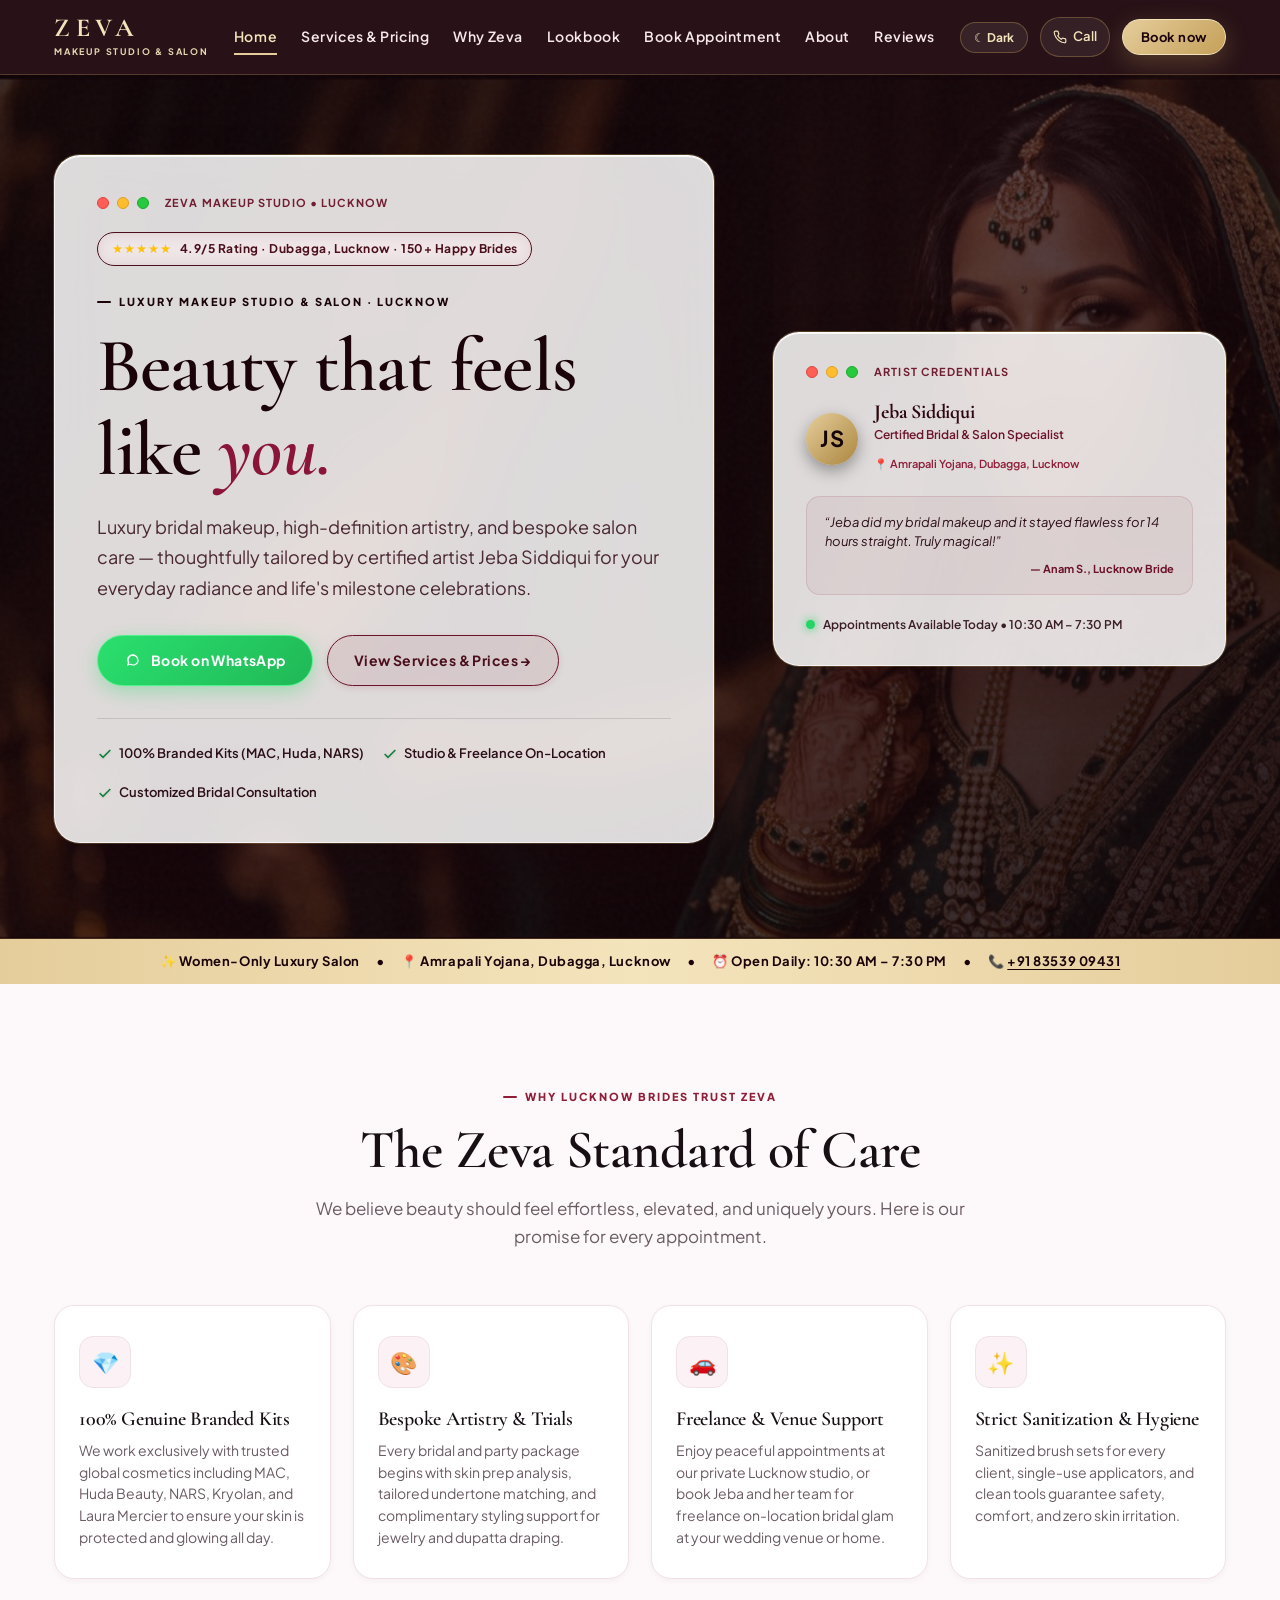
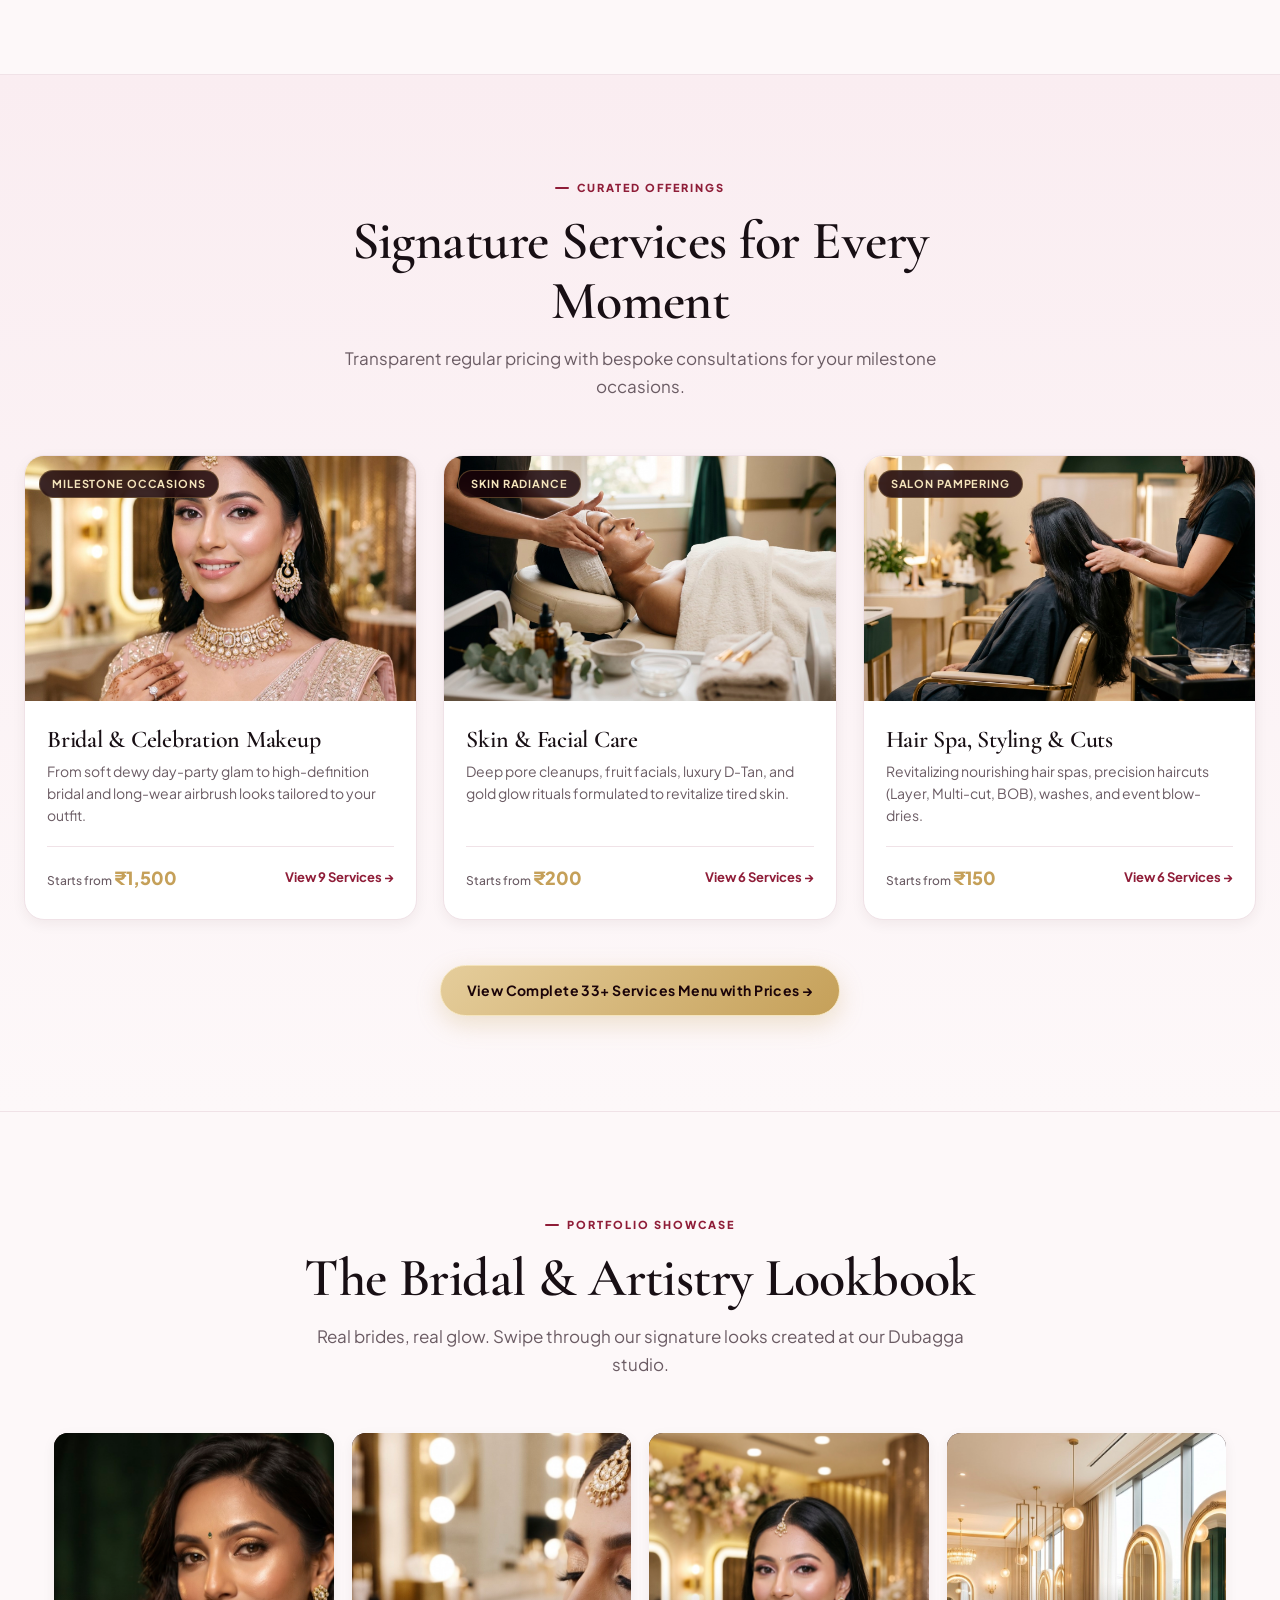
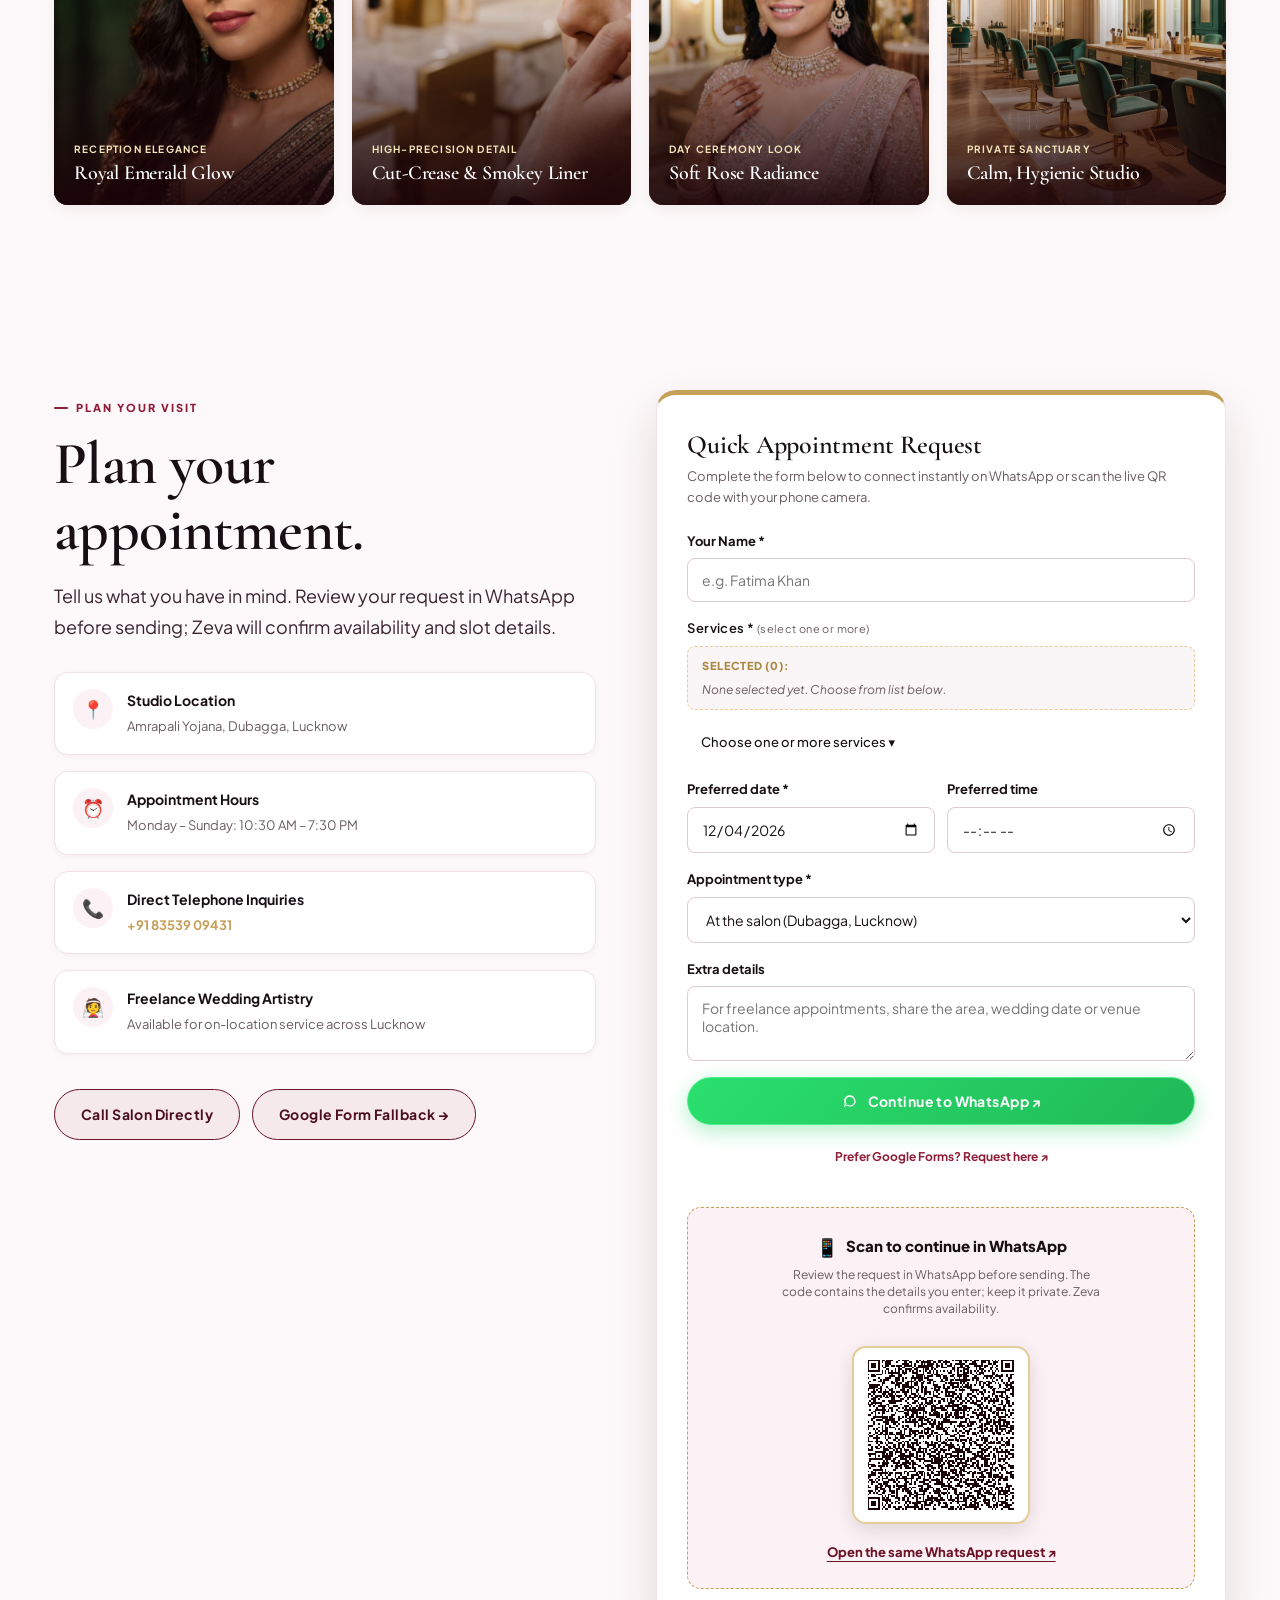
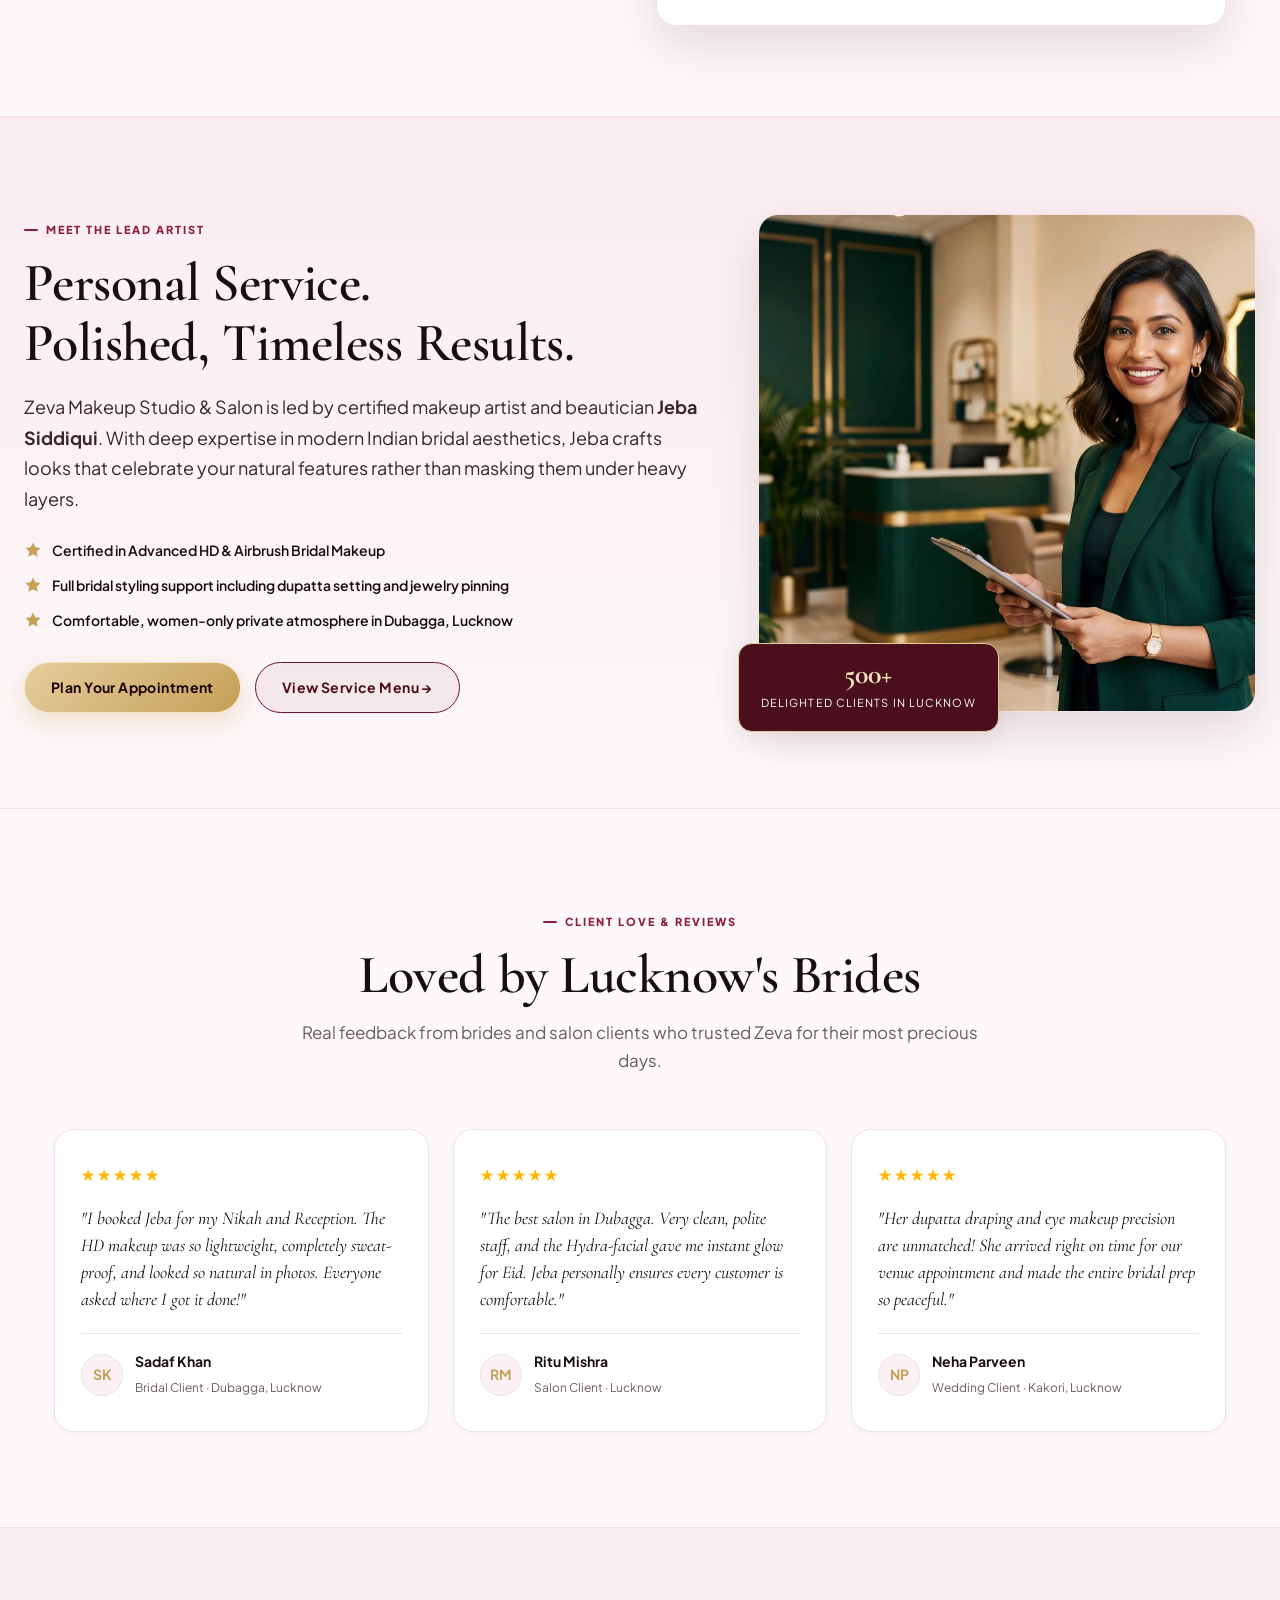
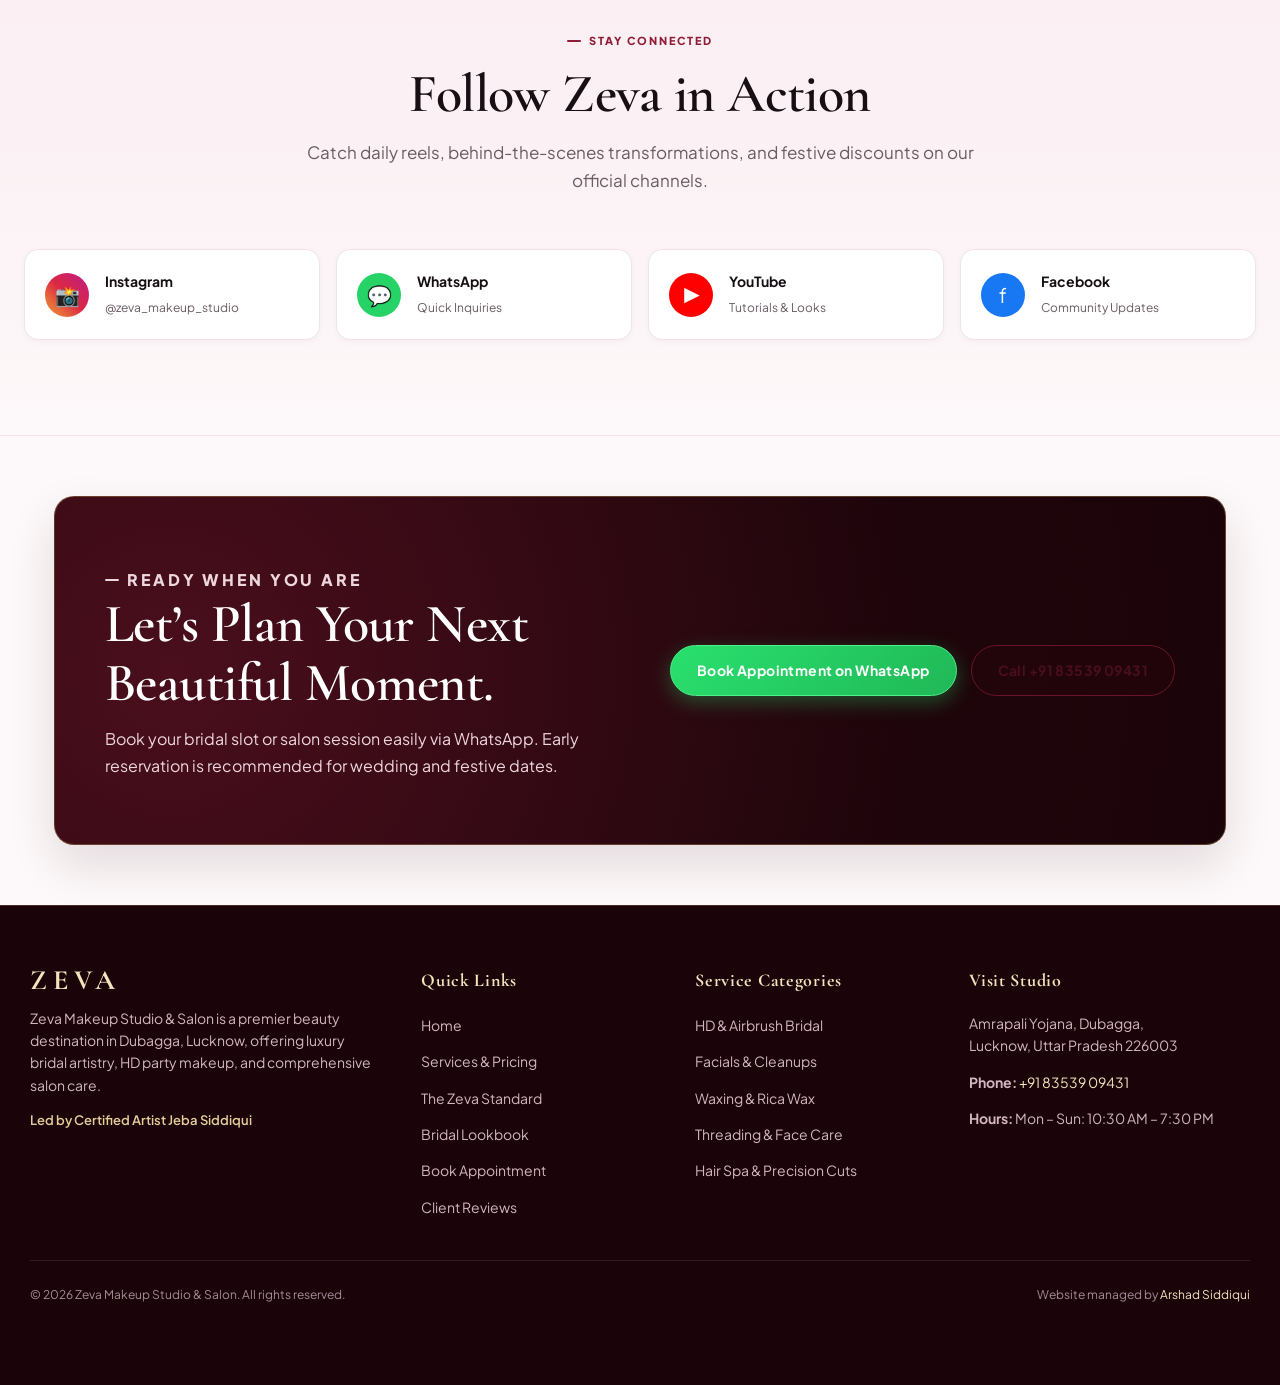
<file: index.html>
<!doctype html>
<html lang="en">
<head>
  <meta charset="utf-8">
  <meta name="viewport" content="width=device-width, initial-scale=1">
  <meta name="description" content="Luxury bridal makeup, HD party looks, skin treatments and salon services at Zeva Makeup Studio & Salon in Dubagga, Lucknow. Led by Jeba Siddiqui. Book appointment.">
  <title>Zeva Makeup Studio &amp; Salon | Luxury Bridal &amp; Beauty in Dubagga, Lucknow</title>
  
  <link rel="preconnect" href="https://fonts.googleapis.com">
  <link rel="preconnect" href="https://fonts.gstatic.com" crossorigin>
  <link href="https://fonts.googleapis.com/css2?family=Cormorant+Garamond:ital,wght@0,500;0,600;0,700;1,400;1,600&family=Plus+Jakarta+Sans:wght@400;500;600;700;800&display=swap" rel="stylesheet">
  
  <link rel="preload" as="image" href="assets/images/hero/hero-bride.jpg">
  <link rel="stylesheet" href="assets/css/styles.css">
  <link rel="stylesheet" href="assets/css/media.css">
  <link rel="canonical" href="https://zeva-makeup-studio.github.io/">
  <link rel="icon" href="/favicon.svg" type="image/svg+xml">
  
  <!-- Open Graph / Facebook -->
  <meta property="og:type" content="website">
  <meta property="og:title" content="Zeva Makeup Studio &amp; Salon | Luxury Bridal &amp; Beauty in Dubagga, Lucknow">
  <meta property="og:description" content="Luxury bridal makeup, HD party looks, skin treatments and salon care in Dubagga, Lucknow. Certified artist Jeba Siddiqui. Book on WhatsApp.">
  <meta property="og:url" content="https://zeva-makeup-studio.github.io/">
  <meta property="og:image" content="https://zeva-makeup-studio.github.io/assets/images/hero/hero-bride.jpg">
  
  <!-- Twitter -->
  <meta name="twitter:card" content="summary_large_image">
  <meta name="twitter:title" content="Zeva Makeup Studio &amp; Salon | Dubagga, Lucknow">
  <meta name="twitter:description" content="Luxury bridal and party makeup, hair and skin care at Zeva Makeup Studio in Dubagga, Lucknow.">
  <meta name="twitter:image" content="https://zeva-makeup-studio.github.io/assets/images/hero/hero-bride.jpg">
  
  <!-- Schema.org Rich Snippet -->
  <script type="application/ld+json">
  {
    "@context": "https://schema.org",
    "@type": "BeautySalon",
    "name": "Zeva Makeup Studio & Salon",
    "image": "https://zeva-makeup-studio.github.io/assets/images/hero/hero-bride.jpg",
    "url": "https://zeva-makeup-studio.github.io/",
    "telephone": "+91-83539-09431",
    "priceRange": "₹30 - ₹15,000",
    "address": {
      "@type": "PostalAddress",
      "streetAddress": "Amrapali Yojana, Dubagga",
      "addressLocality": "Lucknow",
      "addressRegion": "Uttar Pradesh",
      "postalCode": "226003",
      "addressCountry": "IN"
    },
    "geo": {
      "@type": "GeoCoordinates",
      "latitude": "26.868",
      "longitude": "80.865"
    },
    "openingHoursSpecification": {
      "@type": "OpeningHoursSpecification",
      "dayOfWeek": ["Monday", "Tuesday", "Wednesday", "Thursday", "Friday", "Saturday", "Sunday"],
      "opens": "10:30",
      "closes": "19:30"
    },
    "sameAs": [
      "https://www.instagram.com/zeva_makeup_studio/",
      "https://www.facebook.com/profile.php?id=61577740792588",
      "https://www.youtube.com/@zeva-makeup-studio",
      "https://www.linkedin.com/in/jeba-siddiqui-956927223/"
    ]
  }
  </script>
</head>
<body>

  <!-- Site Navigation -->
  <header class="site-header">
    <nav class="nav" aria-label="Main navigation">
      <div class="brand-wrapper">
        <a class="brand" href="/" aria-label="Zeva Makeup Studio Home">ZEVA</a>
        <span class="brand-tagline">Makeup Studio &amp; Salon</span>
      </div>

      <div class="nav-links">
        <a href="/" class="active">Home</a>
        <a href="services.html">Services &amp; Pricing</a>
        <a href="#standards">Why Zeva</a>
        <a href="#lookbook">Lookbook</a>
        <a href="#book">Book Appointment</a>
        <a href="#about">About</a>
        <a href="#testimonials">Reviews</a>
      </div>

      <div class="nav-actions">
        <!-- Dark / Light Mode Switcher -->
        <button class="theme-toggle" type="button" aria-label="Toggle dark mode">☾ Dark</button>
        
        <a class="nav-phone" href="tel:+918353909431" title="Call Zeva Studio">
          <svg width="14" height="14" viewBox="0 0 24 24" fill="none" stroke="currentColor" stroke-width="2" stroke-linecap="round" stroke-linejoin="round"><path d="M22 16.92v3a2 2 0 0 1-2.18 2 19.79 19.79 0 0 1-8.63-3.07 19.5 19.5 0 0 1-6-6 19.79 19.79 0 0 1-3.07-8.67A2 2 0 0 1 4.11 2h3a2 2 0 0 1 2 1.72 12.84 12.84 0 0 0 .7 2.81 2 2 0 0 1-.45 2.11L8.09 9.91a16 16 0 0 0 6 6l1.27-1.27a2 2 0 0 1 2.11-.45 12.84 12.84 0 0 0 2.81.7A2 2 0 0 1 22 16.92z"></path></svg>
          <span>Call</span>
        </a>
        <button class="nav-book" type="button" data-service="General Consultation" data-scroll-to-book>
          <span>Book now</span>
        </button>
        <button class="nav-toggle" type="button" aria-label="Toggle navigation menu" aria-expanded="false">&#9776;</button>
      </div>
    </nav>
  </header>

  <main>
    <!-- Hero Section with Full-Cover Background & Mac Transparency Glass -->
    <section class="hero" style="background-image: linear-gradient(135deg, rgba(16, 2, 6, 0.84) 0%, rgba(26, 4, 10, 0.70) 50%, rgba(14, 2, 5, 0.90) 100%), url('assets/images/hero/hero-bride.jpg');">
      <div class="hero-container">
        <div class="hero-copy mac-glass-panel">
          <div class="mac-window-controls">
            <span class="mac-dot close"></span>
            <span class="mac-dot minimize"></span>
            <span class="mac-dot maximize"></span>
            <span class="mac-window-title">Zeva Makeup Studio &bull; Lucknow</span>
          </div>

          <div class="hero-rating-pill">
            <span class="stars">★★★★★</span>
            <span>4.9/5 Rating · Dubagga, Lucknow · 150+ Happy Brides</span>
          </div>
          <p class="eyebrow">Luxury Makeup Studio &amp; Salon · Lucknow</p>
          <h1>Beauty that feels<br>like <em>you.</em></h1>
          <p class="lead">Luxury bridal makeup, high-definition artistry, and bespoke salon care — thoughtfully tailored by certified artist Jeba Siddiqui for your everyday radiance and life's milestone celebrations.</p>
          
          <div class="hero-actions">
            <a class="button button-whatsapp" href="#book">
              <svg width="18" height="18" viewBox="0 0 24 24" fill="currentColor"><path d="M12.031 6.172c-3.181 0-5.767 2.586-5.768 5.766-.001 1.298.38 2.27 1.019 3.287l-.711 2.598 2.669-.699c.969.586 1.761.948 2.791.948 3.181 0 5.767-2.586 5.768-5.766.001-3.18-2.585-5.767-5.768-5.767zm7.524 5.766c-.002 4.153-3.376 7.527-7.525 7.527-1.309 0-2.408-.344-3.473-.974l-4.557 1.196 1.221-4.444c-.694-1.121-1.066-2.327-1.068-3.305.002-4.153 3.377-7.527 7.526-7.527 4.15 0 7.524 3.374 7.526 7.527z"/></svg>
              <span>Book on WhatsApp</span>
            </a>
            <a class="button button-outline" href="services.html">
              <span>View Services &amp; Prices &rarr;</span>
            </a>
          </div>

          <div class="hero-trust-strip">
            <div class="hero-trust-item">
              <svg width="16" height="16" viewBox="0 0 24 24" fill="none" stroke="currentColor" stroke-width="2.5"><polyline points="20 6 9 17 4 12"></polyline></svg>
              <span>100% Branded Kits (MAC, Huda, NARS)</span>
            </div>
            <div class="hero-trust-item">
              <svg width="16" height="16" viewBox="0 0 24 24" fill="none" stroke="currentColor" stroke-width="2.5"><polyline points="20 6 9 17 4 12"></polyline></svg>
              <span>Studio &amp; Freelance On-Location</span>
            </div>
            <div class="hero-trust-item">
              <svg width="16" height="16" viewBox="0 0 24 24" fill="none" stroke="currentColor" stroke-width="2.5"><polyline points="20 6 9 17 4 12"></polyline></svg>
              <span>Customized Bridal Consultation</span>
            </div>
          </div>
        </div>

        <div class="hero-sidebar-glass">
          <div class="mac-glass-panel hero-side-card">
            <div class="mac-window-controls">
              <span class="mac-dot close"></span>
              <span class="mac-dot minimize"></span>
              <span class="mac-dot maximize"></span>
              <span class="mac-window-title">Artist Credentials</span>
            </div>

            <div class="hero-artist-badge-inner">
              <div class="artist-avatar-wrap">
                <span class="artist-monogram">JS</span>
              </div>
              <div>
                <h3 class="artist-title">Jeba Siddiqui</h3>
                <p class="artist-role">Certified Bridal &amp; Salon Specialist</p>
                <span class="artist-location">📍 Amrapali Yojana, Dubagga, Lucknow</span>
              </div>
            </div>

            <div class="hero-quote-glass">
              <p>&ldquo;Jeba did my bridal makeup and it stayed flawless for 14 hours straight. Truly magical!&rdquo;</p>
              <cite>&mdash; Anam S., Lucknow Bride</cite>
            </div>

            <div class="hero-quick-status">
              <span class="status-indicator live"></span>
              <span>Appointments Available Today &bull; 10:30 AM &ndash; 7:30 PM</span>
            </div>
          </div>
        </div>
      </div>
    </section>

    <!-- Location & Quick Action Strip -->
    <div class="location-strip">
      <span>✨ Women-Only Luxury Salon</span>
      <span>•</span>
      <span>📍 Amrapali Yojana, Dubagga, Lucknow</span>
      <span>•</span>
      <span>⏰ Open Daily: 10:30 AM &ndash; 7:30 PM</span>
      <span>•</span>
      <span>📞 <a href="tel:+918353909431">+91 83539 09431</a></span>
    </div>

    <!-- The Zeva Standard (Trust Pillars) -->
    <section class="section" id="standards">
      <div class="section-header">
        <p class="eyebrow ink">Why Lucknow Brides Trust Zeva</p>
        <h2>The Zeva Standard of Care</h2>
        <p class="section-subtitle">We believe beauty should feel effortless, elevated, and uniquely yours. Here is our promise for every appointment.</p>
      </div>

      <div class="pillars-grid">
        <div class="pillar-card">
          <div class="pillar-icon-box">💎</div>
          <h3>100% Genuine Branded Kits</h3>
          <p>We work exclusively with trusted global cosmetics including MAC, Huda Beauty, NARS, Kryolan, and Laura Mercier to ensure your skin is protected and glowing all day.</p>
        </div>

        <div class="pillar-card">
          <div class="pillar-icon-box">🎨</div>
          <h3>Bespoke Artistry &amp; Trials</h3>
          <p>Every bridal and party package begins with skin prep analysis, tailored undertone matching, and complimentary styling support for jewelry and dupatta draping.</p>
        </div>

        <div class="pillar-card">
          <div class="pillar-icon-box">🚗</div>
          <h3>Freelance &amp; Venue Support</h3>
          <p>Enjoy peaceful appointments at our private Lucknow studio, or book Jeba and her team for freelance on-location bridal glam at your wedding venue or home.</p>
        </div>

        <div class="pillar-card">
          <div class="pillar-icon-box">✨</div>
          <h3>Strict Sanitization &amp; Hygiene</h3>
          <p>Sanitized brush sets for every client, single-use applicators, and clean tools guarantee safety, comfort, and zero skin irritation.</p>
        </div>
      </div>
    </section>

    <!-- Signature Services Showcase -->
    <section class="section soft" id="services">
      <div class="section-header">
        <p class="eyebrow ink">Curated Offerings</p>
        <h2>Signature Services for Every Moment</h2>
        <p class="section-subtitle">Transparent regular pricing with bespoke consultations for your milestone occasions.</p>
      </div>

      <div class="services-showcase-grid">
        <!-- Service Card 1 -->
        <article class="showcase-card">
          <div class="showcase-card-image">
            <span class="showcase-card-tag">Milestone Occasions</span>
            <img src="assets/images/bridal/bridal-pink.jpg" alt="Bridal and engagement makeup" loading="lazy">
          </div>
          <div class="showcase-card-body">
            <h3>Bridal &amp; Celebration Makeup</h3>
            <p>From soft dewy day-party glam to high-definition bridal and long-wear airbrush looks tailored to your outfit.</p>
            <div class="showcase-card-footer">
              <div class="showcase-price">
                <small>Starts from </small>₹1,500
              </div>
              <a class="showcase-link" href="services.html#makeup">View 9 Services &rarr;</a>
            </div>
          </div>
        </article>

        <!-- Service Card 2 -->
        <article class="showcase-card">
          <div class="showcase-card-image">
            <span class="showcase-card-tag">Skin Radiance</span>
            <img src="assets/images/services/facial-care.jpg" alt="Facial care and skin treatments" loading="lazy">
          </div>
          <div class="showcase-card-body">
            <h3>Skin &amp; Facial Care</h3>
            <p>Deep pore cleanups, fruit facials, luxury D-Tan, and gold glow rituals formulated to revitalize tired skin.</p>
            <div class="showcase-card-footer">
              <div class="showcase-price">
                <small>Starts from </small>₹200
              </div>
              <a class="showcase-link" href="services.html#skin">View 6 Services &rarr;</a>
            </div>
          </div>
        </article>

        <!-- Service Card 3 -->
        <article class="showcase-card">
          <div class="showcase-card-image">
            <span class="showcase-card-tag">Salon Pampering</span>
            <img src="assets/images/services/hair-care.jpg" alt="Hair care and styling" loading="lazy">
          </div>
          <div class="showcase-card-body">
            <h3>Hair Spa, Styling &amp; Cuts</h3>
            <p>Revitalizing nourishing hair spas, precision haircuts (Layer, Multi-cut, BOB), washes, and event blow-dries.</p>
            <div class="showcase-card-footer">
              <div class="showcase-price">
                <small>Starts from </small>₹150
              </div>
              <a class="showcase-link" href="services.html#hair">View 6 Services &rarr;</a>
            </div>
          </div>
        </article>
      </div>

      <div style="text-align: center; margin-top: 45px;">
        <a class="button" href="services.html">
          <span>View Complete 33+ Services Menu with Prices &rarr;</span>
        </a>
      </div>
    </section>

    <!-- Bridal Lookbook & Portfolio Gallery -->
    <section class="section" id="lookbook">
      <div class="section-header">
        <p class="eyebrow ink">Portfolio Showcase</p>
        <h2>The Bridal &amp; Artistry Lookbook</h2>
        <p class="section-subtitle">Real brides, real glow. Swipe through our signature looks created at our Dubagga studio.</p>
      </div>

      <div class="lookbook-grid">
        <div class="lookbook-card">
          <img src="assets/images/bridal/bridal-green.jpg" alt="Royal bride in emerald lehenga" loading="lazy">
          <div class="lookbook-overlay">
            <span class="lookbook-tag">Reception Elegance</span>
            <h3 class="lookbook-title">Royal Emerald Glow</h3>
          </div>
        </div>

        <div class="lookbook-card">
          <img src="assets/images/bridal/bridal-detail.jpg" alt="Detailed bridal eye makeup" loading="lazy">
          <div class="lookbook-overlay">
            <span class="lookbook-tag">High-Precision Detail</span>
            <h3 class="lookbook-title">Cut-Crease &amp; Smokey Liner</h3>
          </div>
        </div>

        <div class="lookbook-card">
          <img src="assets/images/bridal/bridal-pink.jpg" alt="Pastel soft bridal glam" loading="lazy">
          <div class="lookbook-overlay">
            <span class="lookbook-tag">Day Ceremony Look</span>
            <h3 class="lookbook-title">Soft Rose Radiance</h3>
          </div>
        </div>

        <div class="lookbook-card">
          <img src="assets/images/studio/studio-interior.jpg" alt="Zeva Salon Interior" loading="lazy">
          <div class="lookbook-overlay">
            <span class="lookbook-tag">Private Sanctuary</span>
            <h3 class="lookbook-title">Calm, Hygienic Studio</h3>
          </div>
        </div>
      </div>
    </section>

    <!-- ON-PAGE APPOINTMENT BOOKING SECTION WITH VISIBLE LIVE QR CODE -->
    <section class="section appointment-booking-section" id="book">
      <div class="appointment-grid">
        <!-- Left Side: Editorial Appointment Context -->
        <div class="appointment-info">
          <p class="eyebrow ink">Plan Your Visit</p>
          <h2>Plan your<br>appointment.</h2>
          <p class="lead">Tell us what you have in mind. Review your request in WhatsApp before sending; Zeva will confirm availability and slot details.</p>

          <ul class="appointment-meta-list">
            <li class="appointment-meta-item">
              <div class="appointment-meta-icon">📍</div>
              <div class="appointment-meta-text">
                <strong>Studio Location</strong>
                <span>Amrapali Yojana, Dubagga, Lucknow</span>
              </div>
            </li>
            <li class="appointment-meta-item">
              <div class="appointment-meta-icon">⏰</div>
              <div class="appointment-meta-text">
                <strong>Appointment Hours</strong>
                <span>Monday &ndash; Sunday: 10:30 AM &ndash; 7:30 PM</span>
              </div>
            </li>
            <li class="appointment-meta-item">
              <div class="appointment-meta-icon">📞</div>
              <div class="appointment-meta-text">
                <strong>Direct Telephone Inquiries</strong>
                <span><a href="tel:+918353909431" style="color:var(--gold-500); font-weight:700;">+91 83539 09431</a></span>
              </div>
            </li>
            <li class="appointment-meta-item">
              <div class="appointment-meta-icon">👰</div>
              <div class="appointment-meta-text">
                <strong>Freelance Wedding Artistry</strong>
                <span>Available for on-location service across Lucknow</span>
              </div>
            </li>
          </ul>

          <div style="display:flex; gap:12px; flex-wrap:wrap;">
            <a class="button button-outline" href="tel:+918353909431">
              <span>Call Salon Directly</span>
            </a>
            <a class="button button-quiet" href="https://docs.google.com/forms/d/e/1FAIpQLSdlE_HU9J3QaApyy7PPLVn61SA3UjmPYv734FfahQmQXUkTKg/viewform?usp=publish-editor" target="_blank" rel="noopener noreferrer">
              <span>Google Form Fallback &rarr;</span>
            </a>
          </div>
        </div>

        <!-- Right Side: Booking Form Card with Guaranteed Visible QR Code -->
        <div class="booking-card-panel">
          <h3>Quick Appointment Request</h3>
          <p class="sub">Complete the form below to connect instantly on WhatsApp or scan the live QR code with your phone camera.</p>

          <form id="onpage-booking-form" class="quick-form">
            <label>
              Your Name *
              <input name="name" autocomplete="name" required maxlength="100" placeholder="e.g. Fatima Khan">
            </label>

                        <div class="field-group">
              <span class="field-label">Services * <em class="field-hint">(select one or more)</em></span>
              <div class="selected-services-box" aria-live="polite">
                <div class="selected-services-header">
                  <span class="selected-services-heading">Selected (<span class="selected-count">0</span>):</span>
                  <button type="button" class="clear-selected-btn">Clear All</button>
                </div>
                <div class="selected-services-text">None selected yet. Choose from list below.</div>
              </div>
              <details class="service-picker">
                <summary>Choose one or more services ▾</summary>
                <div class="service-picker-grid">
                  <strong class="picker-category">💄 Makeup</strong>
                  <label class="picker-item"><input type="checkbox" name="services" value="Day Party Makeup (₹1,500)"> Day Party Makeup – ₹1,500</label>
                  <label class="picker-item"><input type="checkbox" name="services" value="Haldi Mehandi Makeup (₹2,500)"> Haldi/Mehandi Makeup – ₹2,500</label>
                  <label class="picker-item"><input type="checkbox" name="services" value="HD Makeup (₹3,500)"> HD Makeup – ₹3,500</label>
                  <label class="picker-item"><input type="checkbox" name="services" value="Engagement Makeup (₹5,500)"> Engagement Makeup – ₹5,500</label>
                  <label class="picker-item"><input type="checkbox" name="services" value="HD Engagement Makeup (₹7,500)"> HD Engagement – ₹7,500</label>
                  <label class="picker-item"><input type="checkbox" name="services" value="Reception Makeup (₹6,500)"> Reception Makeup – ₹6,500</label>
                  <label class="picker-item"><input type="checkbox" name="services" value="HD Bridal (₹9,500)"> HD Bridal – ₹9,500</label>
                  <label class="picker-item"><input type="checkbox" name="services" value="Engagement Airbrush (₹10,000)"> Engagement Airbrush – ₹10,000</label>
                  <label class="picker-item"><input type="checkbox" name="services" value="Air Brush Bridal (₹15,000)"> Airbrush Bridal – ₹15,000</label>

                  <strong class="picker-category">🌿 Skin &amp; Facials</strong>
                  <label class="picker-item"><input type="checkbox" name="services" value="Bleach (₹200)"> Bleach – ₹200</label>
                  <label class="picker-item"><input type="checkbox" name="services" value="D-Tan (₹200)"> D-Tan – ₹200</label>
                  <label class="picker-item"><input type="checkbox" name="services" value="Luxury D-Tan (₹500)"> Luxury D-Tan – ₹500</label>
                  <label class="picker-item"><input type="checkbox" name="services" value="Cleanup (₹500)"> Cleanup – ₹500</label>
                  <label class="picker-item"><input type="checkbox" name="services" value="Fruit Cleanup (₹600)"> Fruit Cleanup – ₹600</label>
                  <label class="picker-item"><input type="checkbox" name="services" value="Gold Facial (₹1,000)"> Gold Facial – ₹1,000</label>

                  <strong class="picker-category">🪒 Waxing</strong>
                  <label class="picker-item"><input type="checkbox" name="services" value="Under Arms Wax (₹100)"> Under Arms – ₹100</label>
                  <label class="picker-item"><input type="checkbox" name="services" value="Half Leg Wax (₹400)"> Half Leg – ₹400</label>
                  <label class="picker-item"><input type="checkbox" name="services" value="Full Leg Wax (₹600)"> Full Leg – ₹600</label>
                  <label class="picker-item"><input type="checkbox" name="services" value="Full Face Wax (₹300)"> Full Face – ₹300</label>
                  <label class="picker-item"><input type="checkbox" name="services" value="Half Hand Wax (₹250)"> Half Hand – ₹250</label>
                  <label class="picker-item"><input type="checkbox" name="services" value="Full Hand Wax (₹400)"> Full Hand – ₹400</label>
                  <label class="picker-item"><input type="checkbox" name="services" value="Rica Wax Full Hand (₹800)"> Rica Wax Full Hand – ₹800</label>
                  <label class="picker-item"><input type="checkbox" name="services" value="Rica Wax Full Leg (₹1,000)"> Rica Wax Full Leg – ₹1,000</label>

                  <strong class="picker-category">✂️ Threading</strong>
                  <label class="picker-item"><input type="checkbox" name="services" value="Eyebrow Threading (₹50)"> Eyebrow – ₹50</label>
                  <label class="picker-item"><input type="checkbox" name="services" value="Forehead &amp; Chin (₹30)"> Forehead &amp; Chin – ₹30</label>
                  <label class="picker-item"><input type="checkbox" name="services" value="Upper Lips (₹30)"> Upper Lips – ₹30</label>
                  <label class="picker-item"><input type="checkbox" name="services" value="Full Face Threading (₹200)"> Full Face – ₹200</label>

                  <strong class="picker-category">💇 Hair</strong>
                  <label class="picker-item"><input type="checkbox" name="services" value="Hair Wash (₹150)"> Hair Wash – ₹150</label>
                  <label class="picker-item"><input type="checkbox" name="services" value="Hair Trimming (₹200)"> Hair Trimming – ₹200</label>
                  <label class="picker-item"><input type="checkbox" name="services" value="V &amp; U Shape Cut (₹250)"> V &amp; U Shape Cut – ₹250</label>
                  <label class="picker-item"><input type="checkbox" name="services" value="Layer / Multi Cut (₹500)"> Layer/Multi Cut – ₹500</label>
                  <label class="picker-item"><input type="checkbox" name="services" value="BOB Cut (₹500)"> BOB Cut – ₹500</label>
                  <label class="picker-item"><input type="checkbox" name="services" value="Hair Spa (₹1,200)"> Hair Spa – ₹1,200</label>
                </div>
              </details>
            </div>

            <div style="display: grid; grid-template-columns: 1fr 1fr; gap: 12px;">
              <label>
                Preferred date *
                <input name="date" type="date" required>
              </label>
              <label>
                Preferred time
                <input name="time" type="time" placeholder="11:00 AM">
              </label>
            </div>

            <label>
              Appointment type *
              <select name="type" required>
                <option value="At the salon">At the salon (Dubagga, Lucknow)</option>
                <option value="Freelance / another location">Freelance / at another venue</option>
              </select>
            </label>

            <label>
              Extra details
              <textarea name="details" maxlength="350" placeholder="For freelance appointments, share the area, wedding date or venue location."></textarea>
            </label>

            <button class="button button-whatsapp" type="submit" style="width: 100%; min-height: 48px;">
              <svg width="18" height="18" viewBox="0 0 24 24" fill="currentColor"><path d="M12.031 6.172c-3.181 0-5.767 2.586-5.768 5.766-.001 1.298.38 2.27 1.019 3.287l-.711 2.598 2.669-.699c.969.586 1.761.948 2.791.948 3.181 0 5.767-2.586 5.768-5.766.001-3.18-2.585-5.767-5.768-5.767zm7.524 5.766c-.002 4.153-3.376 7.527-7.525 7.527-1.309 0-2.408-.344-3.473-.974l-4.557 1.196 1.221-4.444c-.694-1.121-1.066-2.327-1.068-3.305.002-4.153 3.377-7.527 7.526-7.527 4.15 0 7.524 3.374 7.526 7.527z"/></svg>
              <span>Continue to WhatsApp &nearr;</span>
            </button>

            <a class="form-link" href="https://docs.google.com/forms/d/e/1FAIpQLSdlE_HU9J3QaApyy7PPLVn61SA3UjmPYv734FfahQmQXUkTKg/viewform?usp=publish-editor" target="_blank" rel="noopener noreferrer">
              Prefer Google Forms? Request here &nearr;
            </a>

            <!-- GUARANTEED VISIBLE QR CODE CONTAINER -->
            <div class="qr-box-container">
              <div class="qr-box-header">
                <div class="qr-box-title">
                  <span class="qr-icon">📱</span>
                  <span>Scan to continue in WhatsApp</span>
                </div>
                <p class="qr-box-desc">Review the request in WhatsApp before sending. The code contains the details you enter; keep it private. Zeva confirms availability.</p>
              </div>

              <!-- LIVE QR FRAME -->
              <div id="onpage-qr-code" class="qr-code-frame" title="Scan with your phone camera or WhatsApp"></div>

              <div>
                <a id="onpage-qr-link" class="qr-action-link" href="https://wa.me/918353909431" target="_blank" rel="noopener noreferrer">
                  Open the same WhatsApp request &nearr;
                </a>
              </div>
            </div>
          </form>
        </div>
      </div>
    </section>

    <!-- Founder / About Section -->
    <section class="section soft" id="about">
      <div class="about-grid">
        <div class="about-content">
          <p class="eyebrow ink">Meet The Lead Artist</p>
          <h2>Personal Service.<br>Polished, Timeless Results.</h2>
          <p class="about-lead">Zeva Makeup Studio &amp; Salon is led by certified makeup artist and beautician <strong>Jeba Siddiqui</strong>. With deep expertise in modern Indian bridal aesthetics, Jeba crafts looks that celebrate your natural features rather than masking them under heavy layers.</p>
          
          <ul class="about-features-list">
            <li>
              <svg width="18" height="18" viewBox="0 0 24 24" fill="currentColor"><path d="M12 2l3.09 6.26L22 9.27l-5 4.87 1.18 6.88L12 17.77l-6.18 3.25L7 14.14 2 9.27l6.91-1.01L12 2z"/></svg>
              <span>Certified in Advanced HD &amp; Airbrush Bridal Makeup</span>
            </li>
            <li>
              <svg width="18" height="18" viewBox="0 0 24 24" fill="currentColor"><path d="M12 2l3.09 6.26L22 9.27l-5 4.87 1.18 6.88L12 17.77l-6.18 3.25L7 14.14 2 9.27l6.91-1.01L12 2z"/></svg>
              <span>Full bridal styling support including dupatta setting and jewelry pinning</span>
            </li>
            <li>
              <svg width="18" height="18" viewBox="0 0 24 24" fill="currentColor"><path d="M12 2l3.09 6.26L22 9.27l-5 4.87 1.18 6.88L12 17.77l-6.18 3.25L7 14.14 2 9.27l6.91-1.01L12 2z"/></svg>
              <span>Comfortable, women-only private atmosphere in Dubagga, Lucknow</span>
            </li>
          </ul>

          <div style="display:flex; gap:14px; flex-wrap:wrap;">
            <a class="button" href="#book">
              <span>Plan Your Appointment</span>
            </a>
            <a class="button button-outline" href="services.html">
              <span>View Service Menu &rarr;</span>
            </a>
          </div>
        </div>

        <div class="about-photo-wrapper">
          <div class="about-photo-card">
            <img src="assets/images/studio/studio-welcome.jpg" alt="Welcoming studio ambiance at Zeva" loading="lazy">
          </div>
          <div class="about-experience-badge">
            <strong>500+</strong>
            <span>Delighted Clients in Lucknow</span>
          </div>
        </div>
      </div>
    </section>

    <!-- Testimonials / Client Love -->
    <section class="section" id="testimonials">
      <div class="section-header">
        <p class="eyebrow ink">Client Love &amp; Reviews</p>
        <h2>Loved by Lucknow's Brides</h2>
        <p class="section-subtitle">Real feedback from brides and salon clients who trusted Zeva for their most precious days.</p>
      </div>

      <div class="testimonials-grid">
        <div class="testimonial-card">
          <div class="testimonial-stars">★★★★★</div>
          <p class="testimonial-quote">"I booked Jeba for my Nikah and Reception. The HD makeup was so lightweight, completely sweat-proof, and looked so natural in photos. Everyone asked where I got it done!"</p>
          <div class="testimonial-author">
            <div class="testimonial-avatar">SK</div>
            <div class="testimonial-meta">
              <strong>Sadaf Khan</strong>
              <span>Bridal Client · Dubagga, Lucknow</span>
            </div>
          </div>
        </div>

        <div class="testimonial-card">
          <div class="testimonial-stars">★★★★★</div>
          <p class="testimonial-quote">"The best salon in Dubagga. Very clean, polite staff, and the Hydra-facial gave me instant glow for Eid. Jeba personally ensures every customer is comfortable."</p>
          <div class="testimonial-author">
            <div class="testimonial-avatar">RM</div>
            <div class="testimonial-meta">
              <strong>Ritu Mishra</strong>
              <span>Salon Client · Lucknow</span>
            </div>
          </div>
        </div>

        <div class="testimonial-card">
          <div class="testimonial-stars">★★★★★</div>
          <p class="testimonial-quote">"Her dupatta draping and eye makeup precision are unmatched! She arrived right on time for our venue appointment and made the entire bridal prep so peaceful."</p>
          <div class="testimonial-author">
            <div class="testimonial-avatar">NP</div>
            <div class="testimonial-meta">
              <strong>Neha Parveen</strong>
              <span>Wedding Client · Kakori, Lucknow</span>
            </div>
          </div>
        </div>
      </div>
    </section>

    <!-- Socials & Community -->
    <section class="section soft" id="contact">
      <div class="section-header">
        <p class="eyebrow ink">Stay Connected</p>
        <h2>Follow Zeva in Action</h2>
        <p class="section-subtitle">Catch daily reels, behind-the-scenes transformations, and festive discounts on our official channels.</p>
      </div>

      <div class="social-cards-grid">
        <a class="social-link-card" href="https://www.instagram.com/zeva_makeup_studio/" target="_blank" rel="noopener noreferrer">
          <div class="social-icon-circle instagram">📸</div>
          <div class="social-link-info">
            <strong>Instagram</strong>
            <span>@zeva_makeup_studio</span>
          </div>
        </a>

        <a class="social-link-card" href="https://wa.me/918353909431" target="_blank" rel="noopener noreferrer">
          <div class="social-icon-circle whatsapp">💬</div>
          <div class="social-link-info">
            <strong>WhatsApp</strong>
            <span>Quick Inquiries</span>
          </div>
        </a>

        <a class="social-link-card" href="https://www.youtube.com/@zeva-makeup-studio" target="_blank" rel="noopener noreferrer">
          <div class="social-icon-circle youtube">▶</div>
          <div class="social-link-info">
            <strong>YouTube</strong>
            <span>Tutorials &amp; Looks</span>
          </div>
        </a>

        <a class="social-link-card" href="https://www.facebook.com/profile.php?id=61577740792588" target="_blank" rel="noopener noreferrer">
          <div class="social-icon-circle facebook">f</div>
          <div class="social-link-info">
            <strong>Facebook</strong>
            <span>Community Updates</span>
          </div>
        </a>
      </div>
    </section>

    <!-- High-Converting CTA Banner -->
    <div style="max-width: 1220px; margin: 0 auto; padding: 0 24px;">
      <div class="booking-banner-wrap">
        <div class="booking-banner-copy">
          <p class="eyebrow">Ready When You Are</p>
          <h2>Let’s Plan Your Next Beautiful Moment.</h2>
          <p>Book your bridal slot or salon session easily via WhatsApp. Early reservation is recommended for wedding and festive dates.</p>
        </div>
        <div class="booking-banner-actions">
          <a class="button button-whatsapp" href="#book">
            <span>Book Appointment on WhatsApp</span>
          </a>
          <a class="button button-outline" href="tel:+918353909431">
            <span>Call +91 83539 09431</span>
          </a>
        </div>
      </div>
    </div>
  </main>

  <!-- Footer -->
  <footer>
    <div class="footer-inner">
      <div class="footer-col">
        <a class="brand" href="/" style="font-size: 28px;">ZEVA</a>
        <p style="margin-top: 10px;">Zeva Makeup Studio &amp; Salon is a premier beauty destination in Dubagga, Lucknow, offering luxury bridal artistry, HD party makeup, and comprehensive salon care.</p>
        <p style="color:var(--gold-400); font-size:13px; font-weight:600;">Led by Certified Artist Jeba Siddiqui</p>
      </div>

      <div class="footer-col">
        <h4>Quick Links</h4>
        <ul class="footer-links">
          <li><a href="/">Home</a></li>
          <li><a href="services.html">Services &amp; Pricing</a></li>
          <li><a href="#standards">The Zeva Standard</a></li>
          <li><a href="#lookbook">Bridal Lookbook</a></li>
          <li><a href="#book">Book Appointment</a></li>
          <li><a href="#testimonials">Client Reviews</a></li>
        </ul>
      </div>

      <div class="footer-col">
        <h4>Service Categories</h4>
        <ul class="footer-links">
          <li><a href="services.html#makeup">HD &amp; Airbrush Bridal</a></li>
          <li><a href="services.html#skin">Facials &amp; Cleanups</a></li>
          <li><a href="services.html#waxing">Waxing &amp; Rica Wax</a></li>
          <li><a href="services.html#threading">Threading &amp; Face Care</a></li>
          <li><a href="services.html#hair">Hair Spa &amp; Precision Cuts</a></li>
        </ul>
      </div>

      <div class="footer-col">
        <h4>Visit Studio</h4>
        <p>Amrapali Yojana, Dubagga,<br>Lucknow, Uttar Pradesh 226003</p>
        <p><strong>Phone:</strong> <a href="tel:+918353909431" style="color:var(--gold-300);">+91 83539 09431</a></p>
        <p><strong>Hours:</strong> Mon – Sun: 10:30 AM – 7:30 PM</p>
      </div>
    </div>

    <div class="footer-bottom">
      <span>&copy; 2026 Zeva Makeup Studio &amp; Salon. All rights reserved.</span>
      <span>Website managed by <a href="https://github.com/Arshad9999" target="_blank" rel="noopener noreferrer" style="color:var(--gold-300);">Arshad Siddiqui</a></span>
    </div>
  </footer>

  <!-- Appointment Booking Modal Dialog -->
  <dialog class="booking-modal" id="booking-modal" aria-labelledby="booking-title">
    <form method="dialog" class="modal-shell">
      <button class="close" type="button" aria-label="Close booking form">&times;</button>
      <p class="eyebrow ink">Instant Appointment Request</p>
      <h2 id="booking-title">Book via WhatsApp</h2>
      <p style="font-size: 13px; color: var(--text-muted); margin: 0 0 16px 0;">Fill in your details below and WhatsApp will open with your customized appointment message ready to send.</p>
      
      <div class="quick-form">
        <label>
          Your Full Name *
          <input name="name" autocomplete="name" required maxlength="100" placeholder="e.g. Fatima Khan">
        </label>

                <div class="field-group">
          <span class="field-label">Services * <em class="field-hint">(select one or more)</em></span>
          <div class="selected-services-box" aria-live="polite">
            <div class="selected-services-header">
              <span class="selected-services-heading">Selected (<span class="selected-count">0</span>):</span>
              <button type="button" class="clear-selected-btn">Clear All</button>
            </div>
            <div class="selected-services-text">None selected yet. Choose from list below.</div>
          </div>
          <details class="service-picker">
            <summary>Choose one or more services ▾</summary>
            <div class="service-picker-grid">
              <strong class="picker-category">💄 Makeup</strong>
              <label class="picker-item"><input type="checkbox" name="services" value="Day Party Makeup (₹1,500)"> Day Party Makeup – ₹1,500</label>
              <label class="picker-item"><input type="checkbox" name="services" value="Haldi Mehandi Makeup (₹2,500)"> Haldi/Mehandi Makeup – ₹2,500</label>
              <label class="picker-item"><input type="checkbox" name="services" value="HD Makeup (₹3,500)"> HD Makeup – ₹3,500</label>
              <label class="picker-item"><input type="checkbox" name="services" value="Engagement Makeup (₹5,500)"> Engagement Makeup – ₹5,500</label>
              <label class="picker-item"><input type="checkbox" name="services" value="HD Engagement Makeup (₹7,500)"> HD Engagement – ₹7,500</label>
              <label class="picker-item"><input type="checkbox" name="services" value="Reception Makeup (₹6,500)"> Reception Makeup – ₹6,500</label>
              <label class="picker-item"><input type="checkbox" name="services" value="HD Bridal (₹9,500)"> HD Bridal – ₹9,500</label>
              <label class="picker-item"><input type="checkbox" name="services" value="Engagement Airbrush (₹10,000)"> Engagement Airbrush – ₹10,000</label>
              <label class="picker-item"><input type="checkbox" name="services" value="Air Brush Bridal (₹15,000)"> Airbrush Bridal – ₹15,000</label>

              <strong class="picker-category">🌿 Skin &amp; Facials</strong>
              <label class="picker-item"><input type="checkbox" name="services" value="Bleach (₹200)"> Bleach – ₹200</label>
              <label class="picker-item"><input type="checkbox" name="services" value="D-Tan (₹200)"> D-Tan – ₹200</label>
              <label class="picker-item"><input type="checkbox" name="services" value="Luxury D-Tan (₹500)"> Luxury D-Tan – ₹500</label>
              <label class="picker-item"><input type="checkbox" name="services" value="Cleanup (₹500)"> Cleanup – ₹500</label>
              <label class="picker-item"><input type="checkbox" name="services" value="Fruit Cleanup (₹600)"> Fruit Cleanup – ₹600</label>
              <label class="picker-item"><input type="checkbox" name="services" value="Gold Facial (₹1,000)"> Gold Facial – ₹1,000</label>

              <strong class="picker-category">🪒 Waxing</strong>
              <label class="picker-item"><input type="checkbox" name="services" value="Under Arms Wax (₹100)"> Under Arms – ₹100</label>
              <label class="picker-item"><input type="checkbox" name="services" value="Half Leg Wax (₹400)"> Half Leg – ₹400</label>
              <label class="picker-item"><input type="checkbox" name="services" value="Full Leg Wax (₹600)"> Full Leg – ₹600</label>
              <label class="picker-item"><input type="checkbox" name="services" value="Full Face Wax (₹300)"> Full Face – ₹300</label>
              <label class="picker-item"><input type="checkbox" name="services" value="Half Hand Wax (₹250)"> Half Hand – ₹250</label>
              <label class="picker-item"><input type="checkbox" name="services" value="Full Hand Wax (₹400)"> Full Hand – ₹400</label>
              <label class="picker-item"><input type="checkbox" name="services" value="Rica Wax Full Hand (₹800)"> Rica Wax Full Hand – ₹800</label>
              <label class="picker-item"><input type="checkbox" name="services" value="Rica Wax Full Leg (₹1,000)"> Rica Wax Full Leg – ₹1,000</label>

              <strong class="picker-category">✂️ Threading</strong>
              <label class="picker-item"><input type="checkbox" name="services" value="Eyebrow Threading (₹50)"> Eyebrow – ₹50</label>
              <label class="picker-item"><input type="checkbox" name="services" value="Forehead &amp; Chin (₹30)"> Forehead &amp; Chin – ₹30</label>
              <label class="picker-item"><input type="checkbox" name="services" value="Upper Lips (₹30)"> Upper Lips – ₹30</label>
              <label class="picker-item"><input type="checkbox" name="services" value="Full Face Threading (₹200)"> Full Face – ₹200</label>

              <strong class="picker-category">💇 Hair</strong>
              <label class="picker-item"><input type="checkbox" name="services" value="Hair Wash (₹150)"> Hair Wash – ₹150</label>
              <label class="picker-item"><input type="checkbox" name="services" value="Hair Trimming (₹200)"> Hair Trimming – ₹200</label>
              <label class="picker-item"><input type="checkbox" name="services" value="V &amp; U Shape Cut (₹250)"> V &amp; U Shape Cut – ₹250</label>
              <label class="picker-item"><input type="checkbox" name="services" value="Layer / Multi Cut (₹500)"> Layer/Multi Cut – ₹500</label>
              <label class="picker-item"><input type="checkbox" name="services" value="BOB Cut (₹500)"> BOB Cut – ₹500</label>
              <label class="picker-item"><input type="checkbox" name="services" value="Hair Spa (₹1,200)"> Hair Spa – ₹1,200</label>
            </div>
          </details>
        </div>

        <div style="display: grid; grid-template-columns: 1fr 1fr; gap: 12px;">
          <label>
            Preferred Date *
            <input name="date" type="date" required>
          </label>
          <label>
            Preferred Time
            <input name="time" type="time" placeholder="11:00 AM">
          </label>
        </div>

        <label>
          Appointment Location *
          <select name="type" required>
            <option value="At the salon">At Zeva Salon (Dubagga, Lucknow)</option>
            <option value="Freelance / another location">Freelance / at another venue</option>
          </select>
        </label>

        <label>
          Additional Notes
          <textarea name="details" maxlength="350" placeholder="Number of people, event venue, or special skin requirements..."></textarea>
        </label>

        <button class="button button-whatsapp" type="submit" style="width: 100%; min-height: 48px;">
          <span>Continue to WhatsApp ↗</span>
        </button>

        <a class="form-link" href="https://docs.google.com/forms/d/e/1FAIpQLSdlE_HU9J3QaApyy7PPLVn61SA3UjmPYv734FfahQmQXUkTKg/viewform?usp=publish-editor" target="_blank" rel="noopener noreferrer">
          Prefer Google Forms instead? Click here &rarr;
        </a>

        <!-- MODAL LIVE QR CODE CONTAINER -->
        <div class="qr-box-container">
          <div class="qr-box-header">
            <div class="qr-box-title">
              <span class="qr-icon">📱</span>
              <span>Scan to continue in WhatsApp</span>
            </div>
            <p class="qr-box-desc">Scan with your smartphone to send this appointment request directly on WhatsApp.</p>
          </div>
          <div id="modal-qr-code" class="qr-code-frame"></div>
          <div>
            <a id="modal-qr-link" class="qr-action-link" href="https://wa.me/918353909431" target="_blank" rel="noopener noreferrer">
              Open the same WhatsApp request &nearr;
            </a>
          </div>
        </div>
      </div>
    </form>
  </dialog>

  <!-- Sticky Mobile Floating WhatsApp Bar -->
  <div class="mobile-floating-bar" aria-label="Quick Mobile Booking">
    <div class="mobile-floating-inner">
      <a class="mobile-floating-call" href="tel:+918353909431" title="Call Zeva Studio">
        <svg width="20" height="20" viewBox="0 0 24 24" fill="none" stroke="currentColor" stroke-width="2.5"><path d="M22 16.92v3a2 2 0 0 1-2.18 2 19.79 19.79 0 0 1-8.63-3.07 19.5 19.5 0 0 1-6-6 19.79 19.79 0 0 1-3.07-8.67A2 2 0 0 1 4.11 2h3a2 2 0 0 1 2 1.72 12.84 12.84 0 0 0 .7 2.81 2 2 0 0 1-.45 2.11L8.09 9.91a16 16 0 0 0 6 6l1.27-1.27a2 2 0 0 1 2.11-.45 12.84 12.84 0 0 0 2.81.7A2 2 0 0 1 22 16.92z"></path></svg>
      </a>
      <a class="button button-whatsapp" href="#book">
        <svg width="18" height="18" viewBox="0 0 24 24" fill="currentColor"><path d="M12.031 6.172c-3.181 0-5.767 2.586-5.768 5.766-.001 1.298.38 2.27 1.019 3.287l-.711 2.598 2.669-.699c.969.586 1.761.948 2.791.948 3.181 0 5.767-2.586 5.768-5.766.001-3.18-2.585-5.767-5.768-5.767zm7.524 5.766c-.002 4.153-3.376 7.527-7.525 7.527-1.309 0-2.408-.344-3.473-.974l-4.557 1.196 1.221-4.444c-.694-1.121-1.066-2.327-1.068-3.305.002-4.153 3.377-7.527 7.526-7.527 4.15 0 7.524 3.374 7.526 7.527z"/></svg>
        <span>Book on WhatsApp</span>
      </a>
    </div>
  </div>

  <script src="assets/js/qrcode.min.js"></script>
  <script src="assets/js/site.js?v=4"></script>
</body>
</html>
</file>
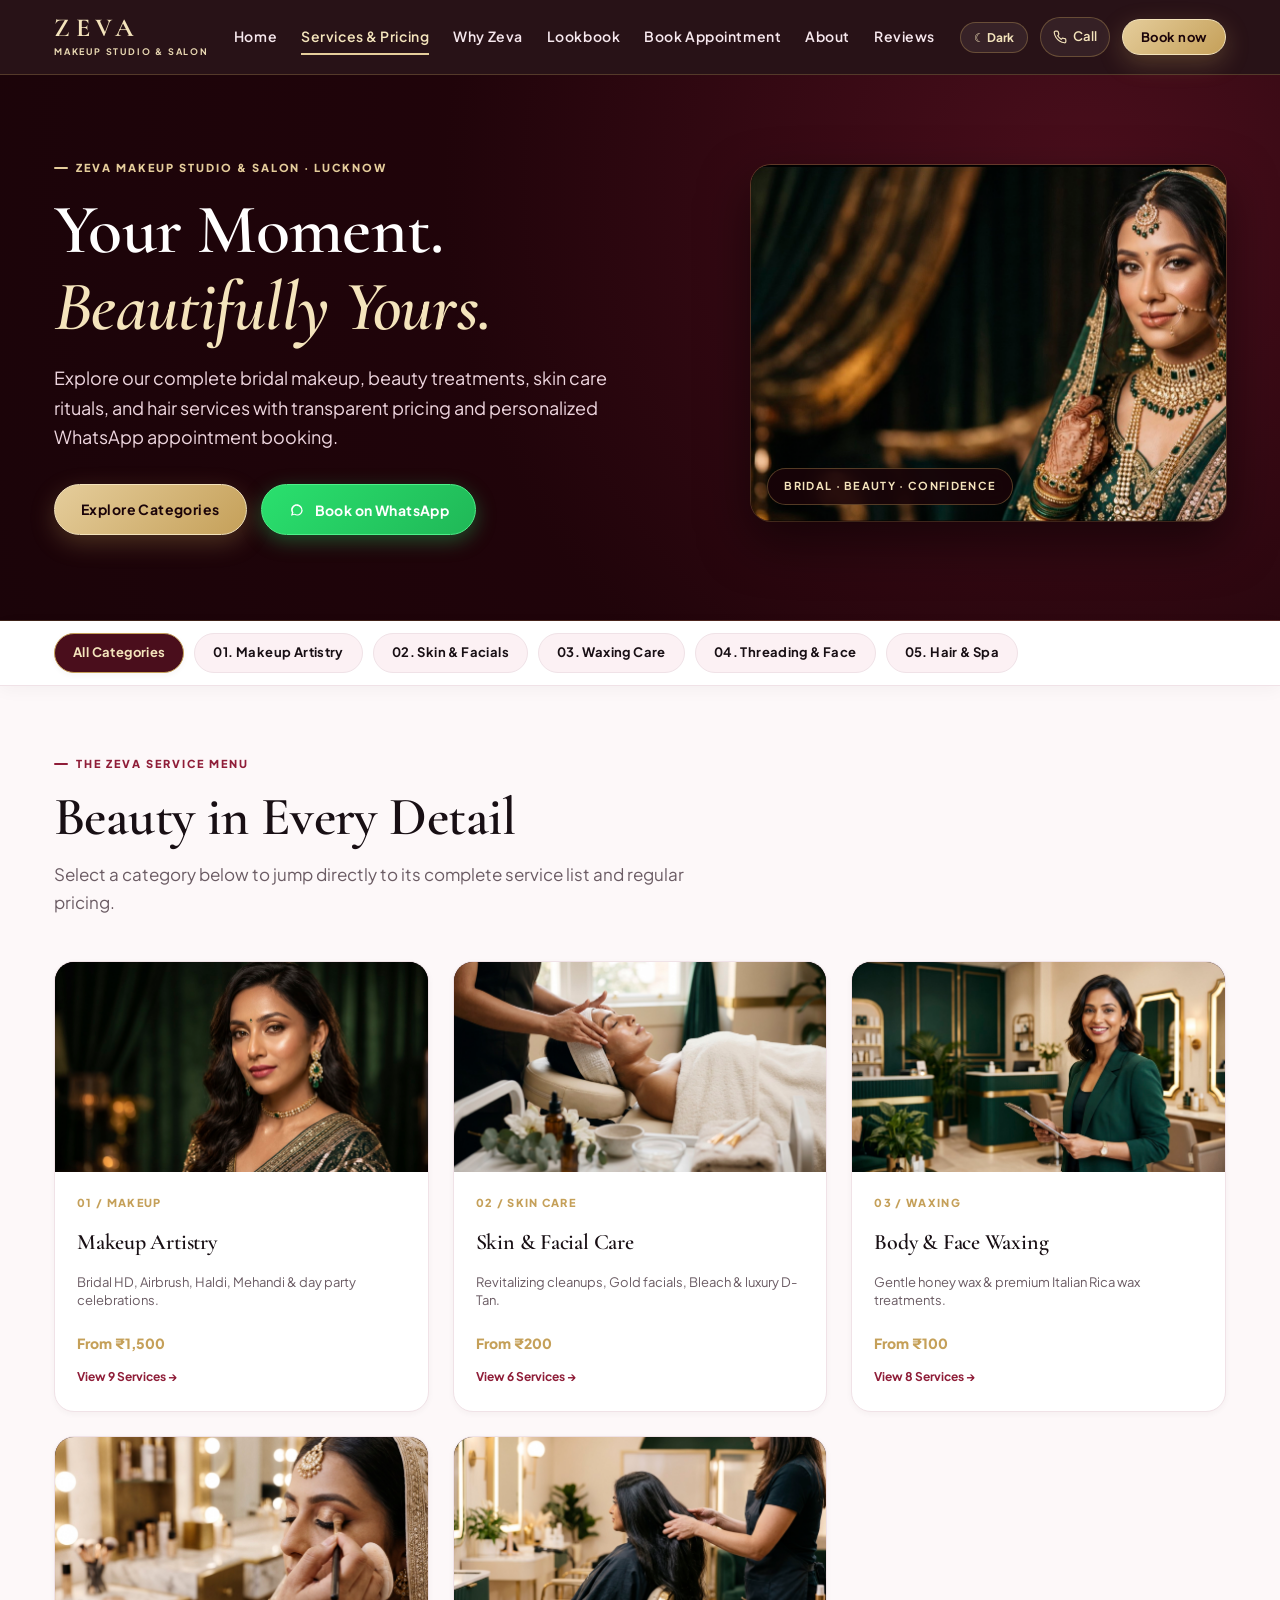
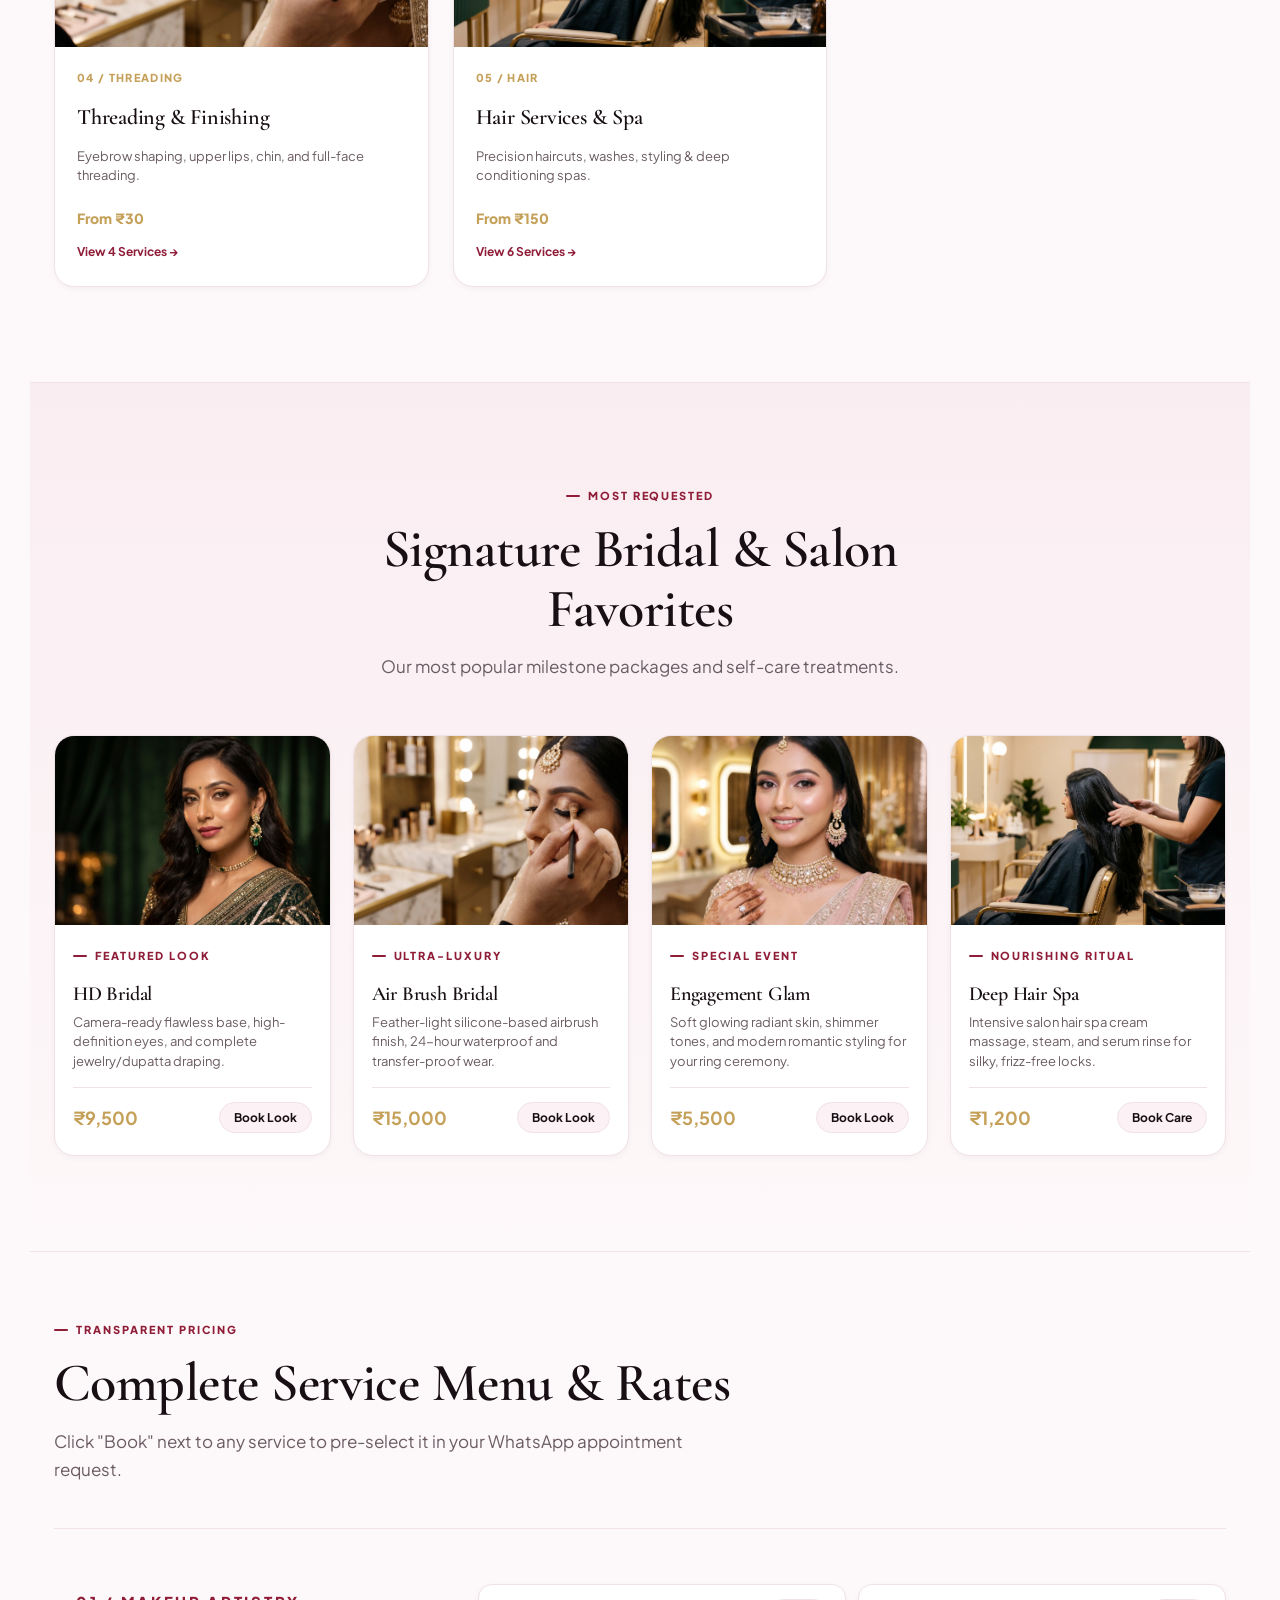
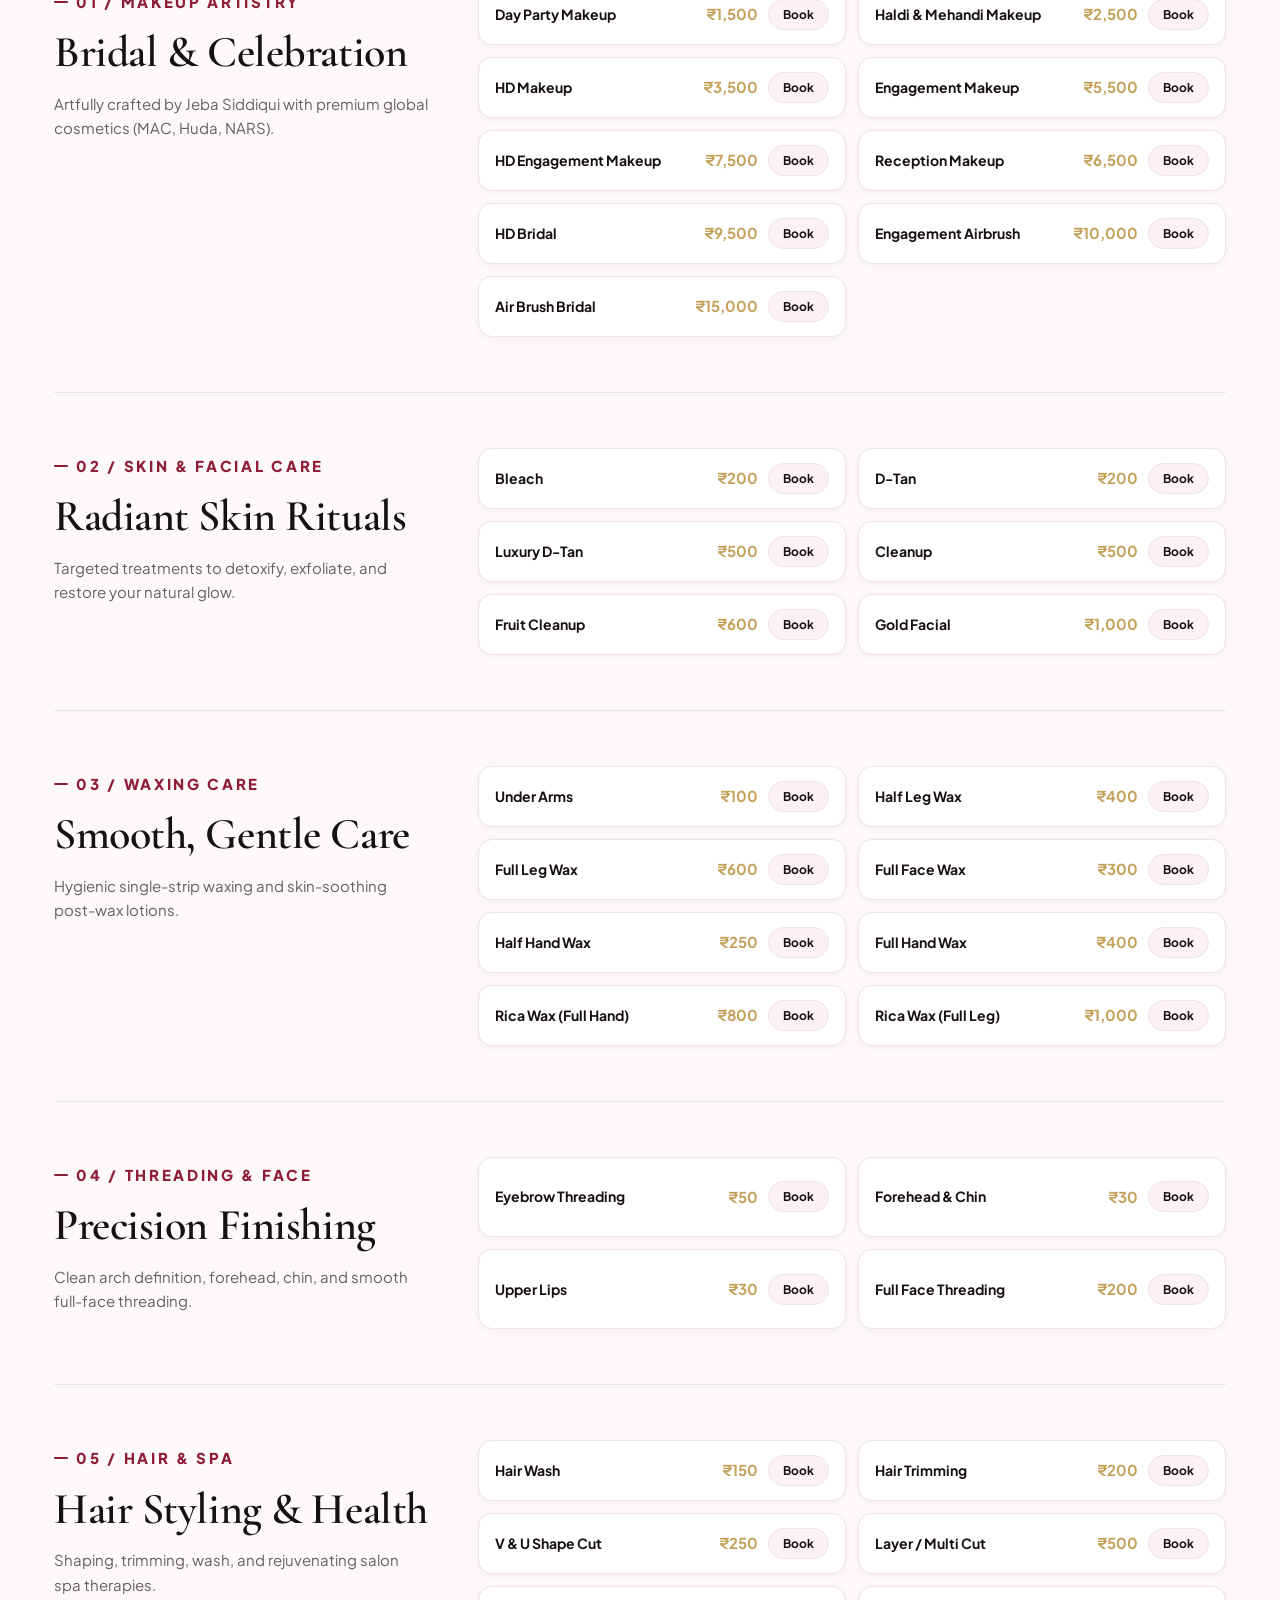
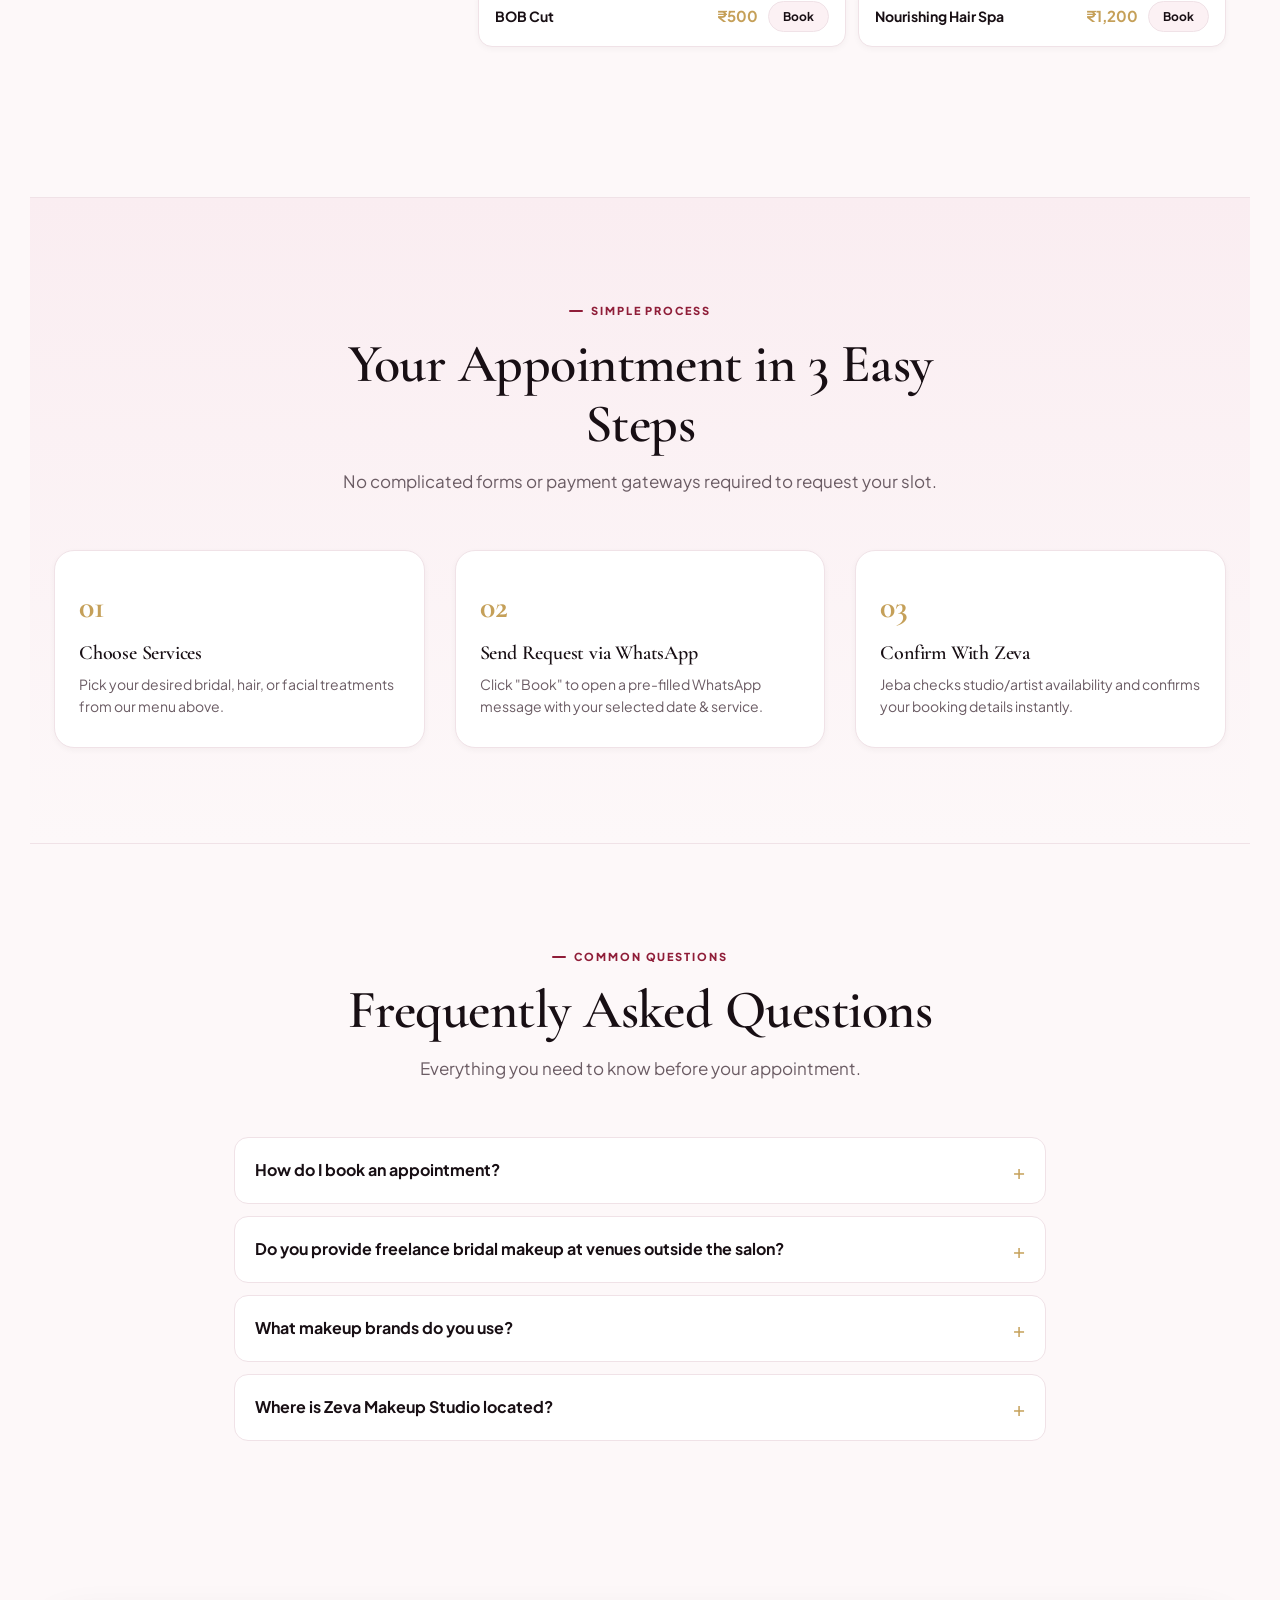
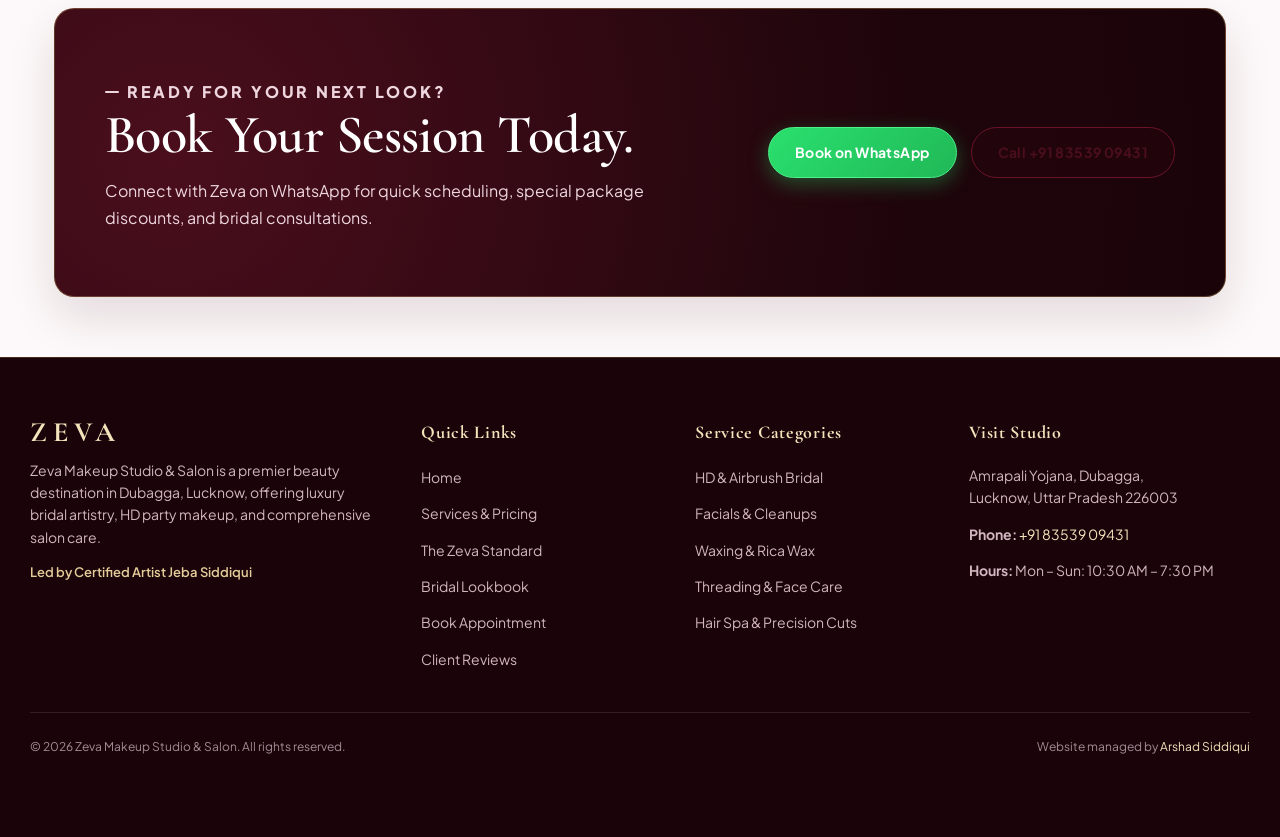
<file: services.html>
<!doctype html>
<html lang="en">
<head>
  <meta charset="utf-8">
  <meta name="viewport" content="width=device-width,initial-scale=1">
  <meta name="description" content="Explore luxury bridal makeup, facial cleanups, hair spa, waxing and salon services with clear regular prices at Zeva Makeup Studio & Salon in Dubagga, Lucknow.">
  <title>Salon Services &amp; Prices | Zeva Makeup Studio, Lucknow</title>
  
  <link rel="preconnect" href="https://fonts.googleapis.com">
  <link rel="preconnect" href="https://fonts.gstatic.com" crossorigin>
  <link href="https://fonts.googleapis.com/css2?family=Cormorant+Garamond:ital,wght@0,500;0,600;0,700;1,400;1,600&family=Plus+Jakarta+Sans:wght@400;500;600;700;800&display=swap" rel="stylesheet">
  
  <link rel="stylesheet" href="assets/css/styles.css">
  <link rel="stylesheet" href="assets/css/services.css">
  <link rel="canonical" href="https://zeva-makeup-studio.github.io/services.html">
  <link rel="icon" href="/favicon.svg" type="image/svg+xml">
  
  <!-- Open Graph -->
  <meta property="og:type" content="website">
  <meta property="og:title" content="Salon Services &amp; Prices | Zeva Makeup Studio, Lucknow">
  <meta property="og:description" content="Explore makeup, skin, waxing and hair services with transparent regular prices at Zeva Makeup Studio in Dubagga, Lucknow.">
  <meta property="og:url" content="https://zeva-makeup-studio.github.io/services.html">
  <meta property="og:image" content="https://zeva-makeup-studio.github.io/assets/images/hero/hero-bride.jpg">
  <meta name="twitter:card" content="summary_large_image">
</head>
<body>
  <!-- Site Header -->
  <header class="site-header">
    <nav class="nav" aria-label="Main navigation">
      <div class="brand-wrapper">
        <a class="brand" href="/" aria-label="Zeva Makeup Studio Home">ZEVA</a>
        <span class="brand-tagline">Makeup Studio &amp; Salon</span>
      </div>

      <div class="nav-links">
        <a href="/">Home</a>
        <a href="services.html" class="active">Services &amp; Pricing</a>
        <a href="/#standards">Why Zeva</a>
        <a href="/#lookbook">Lookbook</a>
        <a href="/#book">Book Appointment</a>
        <a href="/#about">About</a>
        <a href="/#testimonials">Reviews</a>
      </div>

      <div class="nav-actions">
        <!-- Dark / Light Mode Switcher -->
        <button class="theme-toggle" type="button" aria-label="Toggle dark mode">☾ Dark</button>

        <a class="nav-phone" href="tel:+918353909431" title="Call Zeva Studio">
          <svg width="14" height="14" viewBox="0 0 24 24" fill="none" stroke="currentColor" stroke-width="2" stroke-linecap="round" stroke-linejoin="round"><path d="M22 16.92v3a2 2 0 0 1-2.18 2 19.79 19.79 0 0 1-8.63-3.07 19.5 19.5 0 0 1-6-6 19.79 19.79 0 0 1-3.07-8.67A2 2 0 0 1 4.11 2h3a2 2 0 0 1 2 1.72 12.84 12.84 0 0 0 .7 2.81 2 2 0 0 1-.45 2.11L8.09 9.91a16 16 0 0 0 6 6l1.27-1.27a2 2 0 0 1 2.11-.45 12.84 12.84 0 0 0 2.81.7A2 2 0 0 1 22 16.92z"></path></svg>
          <span>Call</span>
        </a>
        <button class="nav-book" type="button" data-open-booking>
          <span>Book now</span>
        </button>
        <button class="nav-toggle" type="button" aria-label="Toggle navigation menu" aria-expanded="false">&#9776;</button>
      </div>
    </nav>
  </header>

  <main>
    <!-- Services Hero -->
    <section class="services-hero">
      <div class="hero-inner">
        <div>
          <p class="eyebrow">Zeva Makeup Studio &amp; Salon · Lucknow</p>
          <h1>Your Moment.<br><em>Beautifully Yours.</em></h1>
          <p>Explore our complete bridal makeup, beauty treatments, skin care rituals, and hair services with transparent pricing and personalized WhatsApp appointment booking.</p>
          <div class="actions">
            <a class="button" href="#categories">Explore Categories</a>
            <button class="button button-whatsapp" type="button" data-open-booking>
              <svg width="18" height="18" viewBox="0 0 24 24" fill="currentColor"><path d="M12.031 6.172c-3.181 0-5.767 2.586-5.768 5.766-.001 1.298.38 2.27 1.019 3.287l-.711 2.598 2.669-.699c.969.586 1.761.948 2.791.948 3.181 0 5.767-2.586 5.768-5.766.001-3.18-2.585-5.767-5.768-5.767zm7.524 5.766c-.002 4.153-3.376 7.527-7.525 7.527-1.309 0-2.408-.344-3.473-.974l-4.557 1.196 1.221-4.444c-.694-1.121-1.066-2.327-1.068-3.305.002-4.153 3.377-7.527 7.526-7.527 4.15 0 7.524 3.374 7.526 7.527z"/></svg>
              <span>Book on WhatsApp</span>
            </button>
          </div>
        </div>
        <figure>
          <img src="assets/images/hero/hero-bride.jpg" alt="Bridal makeup inspiration" width="1200" height="800" fetchpriority="high">
          <figcaption>BRIDAL · BEAUTY · CONFIDENCE</figcaption>
        </figure>
      </div>
    </section>

    <!-- Sticky Category Nav Pills -->
    <nav class="category-nav" aria-label="Service categories">
      <div>
        <a href="#categories">All Categories</a>
        <a href="#makeup">01. Makeup Artistry</a>
        <a href="#skin">02. Skin &amp; Facials</a>
        <a href="#waxing">03. Waxing Care</a>
        <a href="#threading">04. Threading &amp; Face</a>
        <a href="#hair">05. Hair &amp; Spa</a>
      </div>
    </nav>

    <!-- Category Highlights -->
    <section class="section category-section" id="categories">
      <div class="section-header left-aligned">
        <p class="eyebrow ink">The Zeva Service Menu</p>
        <h2>Beauty in Every Detail</h2>
        <p class="section-subtitle">Select a category below to jump directly to its complete service list and regular pricing.</p>
      </div>

      <div class="category-grid">
        <a class="category-card" href="#makeup">
          <div class="category-card-img-wrap">
            <img class="img-makeup" src="assets/images/bridal/bridal-green.jpg" alt="Makeup artistry services" loading="lazy">
          </div>
          <div class="category-card-body">
            <span class="category-number">01 / MAKEUP</span>
            <h3>Makeup Artistry</h3>
            <p>Bridal HD, Airbrush, Haldi, Mehandi &amp; day party celebrations.</p>
            <strong>From ₹1,500</strong>
            <span class="category-link">View 9 Services &rarr;</span>
          </div>
        </a>

        <a class="category-card" href="#skin">
          <div class="category-card-img-wrap">
            <img class="img-skin" src="assets/images/services/facial-care.jpg" alt="Facial treatments" loading="lazy">
          </div>
          <div class="category-card-body">
            <span class="category-number">02 / SKIN CARE</span>
            <h3>Skin &amp; Facial Care</h3>
            <p>Revitalizing cleanups, Gold facials, Bleach &amp; luxury D-Tan.</p>
            <strong>From ₹200</strong>
            <span class="category-link">View 6 Services &rarr;</span>
          </div>
        </a>

        <a class="category-card" href="#waxing">
          <div class="category-card-img-wrap">
            <img class="img-waxing" src="assets/images/studio/studio-welcome.jpg" alt="Waxing care" loading="lazy">
          </div>
          <div class="category-card-body">
            <span class="category-number">03 / WAXING</span>
            <h3>Body &amp; Face Waxing</h3>
            <p>Gentle honey wax &amp; premium Italian Rica wax treatments.</p>
            <strong>From ₹100</strong>
            <span class="category-link">View 8 Services &rarr;</span>
          </div>
        </a>

        <a class="category-card" href="#threading">
          <div class="category-card-img-wrap">
            <img class="img-threading" src="assets/images/bridal/bridal-detail.jpg" alt="Threading care" loading="lazy">
          </div>
          <div class="category-card-body">
            <span class="category-number">04 / THREADING</span>
            <h3>Threading &amp; Finishing</h3>
            <p>Eyebrow shaping, upper lips, chin, and full-face threading.</p>
            <strong>From ₹30</strong>
            <span class="category-link">View 4 Services &rarr;</span>
          </div>
        </a>

        <a class="category-card" href="#hair">
          <div class="category-card-img-wrap">
            <img class="img-hair" src="assets/images/services/hair-care.jpg" alt="Hair treatments" loading="lazy">
          </div>
          <div class="category-card-body">
            <span class="category-number">05 / HAIR</span>
            <h3>Hair Services &amp; Spa</h3>
            <p>Precision haircuts, washes, styling &amp; deep conditioning spas.</p>
            <strong>From ₹150</strong>
            <span class="category-link">View 6 Services &rarr;</span>
          </div>
        </a>
      </div>
    </section>

    <!-- Featured Services Spotlight -->
    <section class="section featured-section">
      <div class="section-inner">
        <div class="section-header">
          <p class="eyebrow ink">Most Requested</p>
          <h2>Signature Bridal &amp; Salon Favorites</h2>
          <p class="section-subtitle">Our most popular milestone packages and self-care treatments.</p>
        </div>

        <div class="featured-grid">
          <article class="featured-card">
            <img src="assets/images/bridal/bridal-green.jpg" alt="HD Bridal Makeup" loading="lazy">
            <div>
              <p class="eyebrow ink">Featured Look</p>
              <h3>HD Bridal</h3>
              <p>Camera-ready flawless base, high-definition eyes, and complete jewelry/dupatta draping.</p>
              <div class="featured-bottom">
                <strong>₹9,500</strong>
                <button type="button" class="service-book" data-open-booking data-service="HD Bridal (₹9,500)">Book Look</button>
              </div>
            </div>
          </article>

          <article class="featured-card">
            <img src="assets/images/bridal/bridal-detail.jpg" alt="Air Brush Bridal Makeup" loading="lazy">
            <div>
              <p class="eyebrow ink">Ultra-Luxury</p>
              <h3>Air Brush Bridal</h3>
              <p>Feather-light silicone-based airbrush finish, 24-hour waterproof and transfer-proof wear.</p>
              <div class="featured-bottom">
                <strong>₹15,000</strong>
                <button type="button" class="service-book" data-open-booking data-service="Air Brush Bridal (₹15,000)">Book Look</button>
              </div>
            </div>
          </article>

          <article class="featured-card">
            <img src="assets/images/bridal/bridal-pink.jpg" alt="Engagement Makeup" loading="lazy">
            <div>
              <p class="eyebrow ink">Special Event</p>
              <h3>Engagement Glam</h3>
              <p>Soft glowing radiant skin, shimmer tones, and modern romantic styling for your ring ceremony.</p>
              <div class="featured-bottom">
                <strong>₹5,500</strong>
                <button type="button" class="service-book" data-open-booking data-service="Engagement Makeup (₹5,500)">Book Look</button>
              </div>
            </div>
          </article>

          <article class="featured-card">
            <img src="assets/images/services/hair-care.jpg" alt="Hair Spa" loading="lazy">
            <div>
              <p class="eyebrow ink">Nourishing Ritual</p>
              <h3>Deep Hair Spa</h3>
              <p>Intensive salon hair spa cream massage, steam, and serum rinse for silky, frizz-free locks.</p>
              <div class="featured-bottom">
                <strong>₹1,200</strong>
                <button type="button" class="service-book" data-open-booking data-service="Hair Spa (₹1,200)">Book Care</button>
              </div>
            </div>
          </article>
        </div>
      </div>
    </section>

    <!-- Complete 33 Services Menu -->
    <div class="section menu-section">
      <div class="section-header left-aligned">
        <p class="eyebrow ink">Transparent Pricing</p>
        <h2>Complete Service Menu &amp; Rates</h2>
        <p class="section-subtitle">Click "Book" next to any service to pre-select it in your WhatsApp appointment request.</p>
      </div>

      <!-- 01. Makeup -->
      <section class="menu-group" id="makeup">
        <div class="menu-heading">
          <p class="eyebrow ink">01 / Makeup Artistry</p>
          <h2>Bridal &amp; Celebration</h2>
          <p>Artfully crafted by Jeba Siddiqui with premium global cosmetics (MAC, Huda, NARS).</p>
        </div>
        <dl class="service-rows">
          <div class="service-row"><dt>Day Party Makeup</dt><dd><strong>₹1,500</strong><button type="button" class="service-book" data-open-booking data-service="Day Party Makeup (₹1,500)">Book</button></dd></div>
          <div class="service-row"><dt>Haldi &amp; Mehandi Makeup</dt><dd><strong>₹2,500</strong><button type="button" class="service-book" data-open-booking data-service="Haldi Mehandi Makeup (₹2,500)">Book</button></dd></div>
          <div class="service-row"><dt>HD Makeup</dt><dd><strong>₹3,500</strong><button type="button" class="service-book" data-open-booking data-service="HD Makeup (₹3,500)">Book</button></dd></div>
          <div class="service-row"><dt>Engagement Makeup</dt><dd><strong>₹5,500</strong><button type="button" class="service-book" data-open-booking data-service="Engagement Makeup (₹5,500)">Book</button></dd></div>
          <div class="service-row"><dt>HD Engagement Makeup</dt><dd><strong>₹7,500</strong><button type="button" class="service-book" data-open-booking data-service="HD Engagement Makeup (₹7,500)">Book</button></dd></div>
          <div class="service-row"><dt>Reception Makeup</dt><dd><strong>₹6,500</strong><button type="button" class="service-book" data-open-booking data-service="Reception Makeup (₹6,500)">Book</button></dd></div>
          <div class="service-row"><dt>HD Bridal</dt><dd><strong>₹9,500</strong><button type="button" class="service-book" data-open-booking data-service="HD Bridal (₹9,500)">Book</button></dd></div>
          <div class="service-row"><dt>Engagement Airbrush</dt><dd><strong>₹10,000</strong><button type="button" class="service-book" data-open-booking data-service="Engagement Airbrush (₹10,000)">Book</button></dd></div>
          <div class="service-row"><dt>Air Brush Bridal</dt><dd><strong>₹15,000</strong><button type="button" class="service-book" data-open-booking data-service="Air Brush Bridal (₹15,000)">Book</button></dd></div>
        </dl>
      </section>

      <!-- 02. Skin -->
      <section class="menu-group" id="skin">
        <div class="menu-heading">
          <p class="eyebrow ink">02 / Skin &amp; Facial Care</p>
          <h2>Radiant Skin Rituals</h2>
          <p>Targeted treatments to detoxify, exfoliate, and restore your natural glow.</p>
        </div>
        <dl class="service-rows">
          <div class="service-row"><dt>Bleach</dt><dd><strong>₹200</strong><button type="button" class="service-book" data-open-booking data-service="Bleach (₹200)">Book</button></dd></div>
          <div class="service-row"><dt>D-Tan</dt><dd><strong>₹200</strong><button type="button" class="service-book" data-open-booking data-service="D-Tan (₹200)">Book</button></dd></div>
          <div class="service-row"><dt>Luxury D-Tan</dt><dd><strong>₹500</strong><button type="button" class="service-book" data-open-booking data-service="Luxury D-Tan (₹500)">Book</button></dd></div>
          <div class="service-row"><dt>Cleanup</dt><dd><strong>₹500</strong><button type="button" class="service-book" data-open-booking data-service="Cleanup (₹500)">Book</button></dd></div>
          <div class="service-row"><dt>Fruit Cleanup</dt><dd><strong>₹600</strong><button type="button" class="service-book" data-open-booking data-service="Fruit Cleanup (₹600)">Book</button></dd></div>
          <div class="service-row"><dt>Gold Facial</dt><dd><strong>₹1,000</strong><button type="button" class="service-book" data-open-booking data-service="Gold Facial (₹1,000)">Book</button></dd></div>
        </dl>
      </section>

      <!-- 03. Waxing -->
      <section class="menu-group" id="waxing">
        <div class="menu-heading">
          <p class="eyebrow ink">03 / Waxing Care</p>
          <h2>Smooth, Gentle Care</h2>
          <p>Hygienic single-strip waxing and skin-soothing post-wax lotions.</p>
        </div>
        <dl class="service-rows">
          <div class="service-row"><dt>Under Arms</dt><dd><strong>₹100</strong><button type="button" class="service-book" data-open-booking data-service="Under Arms Wax (₹100)">Book</button></dd></div>
          <div class="service-row"><dt>Half Leg Wax</dt><dd><strong>₹400</strong><button type="button" class="service-book" data-open-booking data-service="Half Leg Wax (₹400)">Book</button></dd></div>
          <div class="service-row"><dt>Full Leg Wax</dt><dd><strong>₹600</strong><button type="button" class="service-book" data-open-booking data-service="Full Leg Wax (₹600)">Book</button></dd></div>
          <div class="service-row"><dt>Full Face Wax</dt><dd><strong>₹300</strong><button type="button" class="service-book" data-open-booking data-service="Full Face Wax (₹300)">Book</button></dd></div>
          <div class="service-row"><dt>Half Hand Wax</dt><dd><strong>₹250</strong><button type="button" class="service-book" data-open-booking data-service="Half Hand Wax (₹250)">Book</button></dd></div>
          <div class="service-row"><dt>Full Hand Wax</dt><dd><strong>₹400</strong><button type="button" class="service-book" data-open-booking data-service="Full Hand Wax (₹400)">Book</button></dd></div>
          <div class="service-row"><dt>Rica Wax (Full Hand)</dt><dd><strong>₹800</strong><button type="button" class="service-book" data-open-booking data-service="Rica Wax Full Hand (₹800)">Book</button></dd></div>
          <div class="service-row"><dt>Rica Wax (Full Leg)</dt><dd><strong>₹1,000</strong><button type="button" class="service-book" data-open-booking data-service="Rica Wax Full Leg (₹1,000)">Book</button></dd></div>
        </dl>
      </section>

      <!-- 04. Threading -->
      <section class="menu-group" id="threading">
        <div class="menu-heading">
          <p class="eyebrow ink">04 / Threading &amp; Face</p>
          <h2>Precision Finishing</h2>
          <p>Clean arch definition, forehead, chin, and smooth full-face threading.</p>
        </div>
        <dl class="service-rows">
          <div class="service-row"><dt>Eyebrow Threading</dt><dd><strong>₹50</strong><button type="button" class="service-book" data-open-booking data-service="Eyebrow Threading (₹50)">Book</button></dd></div>
          <div class="service-row"><dt>Forehead &amp; Chin</dt><dd><strong>₹30</strong><button type="button" class="service-book" data-open-booking data-service="Forehead & Chin (₹30)">Book</button></dd></div>
          <div class="service-row"><dt>Upper Lips</dt><dd><strong>₹30</strong><button type="button" class="service-book" data-open-booking data-service="Upper Lips (₹30)">Book</button></dd></div>
          <div class="service-row"><dt>Full Face Threading</dt><dd><strong>₹200</strong><button type="button" class="service-book" data-open-booking data-service="Full Face Threading (₹200)">Book</button></dd></div>
        </dl>
      </section>

      <!-- 05. Hair -->
      <section class="menu-group" id="hair">
        <div class="menu-heading">
          <p class="eyebrow ink">05 / Hair &amp; Spa</p>
          <h2>Hair Styling &amp; Health</h2>
          <p>Shaping, trimming, wash, and rejuvenating salon spa therapies.</p>
        </div>
        <dl class="service-rows">
          <div class="service-row"><dt>Hair Wash</dt><dd><strong>₹150</strong><button type="button" class="service-book" data-open-booking data-service="Hair Wash (₹150)">Book</button></dd></div>
          <div class="service-row"><dt>Hair Trimming</dt><dd><strong>₹200</strong><button type="button" class="service-book" data-open-booking data-service="Hair Trimming (₹200)">Book</button></dd></div>
          <div class="service-row"><dt>V &amp; U Shape Cut</dt><dd><strong>₹250</strong><button type="button" class="service-book" data-open-booking data-service="V & U Shape Cut (₹250)">Book</button></dd></div>
          <div class="service-row"><dt>Layer / Multi Cut</dt><dd><strong>₹500</strong><button type="button" class="service-book" data-open-booking data-service="Layer / Multi Cut (₹500)">Book</button></dd></div>
          <div class="service-row"><dt>BOB Cut</dt><dd><strong>₹500</strong><button type="button" class="service-book" data-open-booking data-service="BOB Cut (₹500)">Book</button></dd></div>
          <div class="service-row"><dt>Nourishing Hair Spa</dt><dd><strong>₹1,200</strong><button type="button" class="service-book" data-open-booking data-service="Hair Spa (₹1,200)">Book</button></dd></div>
        </dl>
      </section>
    </div>

    <!-- How Booking Works -->
    <section class="section process-section">
      <div class="section-inner">
        <div class="section-header">
          <p class="eyebrow ink">Simple Process</p>
          <h2>Your Appointment in 3 Easy Steps</h2>
          <p class="section-subtitle">No complicated forms or payment gateways required to request your slot.</p>
        </div>

        <div class="steps">
          <article>
            <b>01</b>
            <h3>Choose Services</h3>
            <p>Pick your desired bridal, hair, or facial treatments from our menu above.</p>
          </article>
          <article>
            <b>02</b>
            <h3>Send Request via WhatsApp</h3>
            <p>Click "Book" to open a pre-filled WhatsApp message with your selected date &amp; service.</p>
          </article>
          <article>
            <b>03</b>
            <h3>Confirm With Zeva</h3>
            <p>Jeba checks studio/artist availability and confirms your booking details instantly.</p>
          </article>
        </div>
      </div>
    </section>

    <!-- FAQ Section -->
    <section class="section faq">
      <div class="section-header">
        <p class="eyebrow ink">Common Questions</p>
        <h2>Frequently Asked Questions</h2>
        <p class="section-subtitle">Everything you need to know before your appointment.</p>
      </div>

      <details>
        <summary>How do I book an appointment?</summary>
        <p>Simply click "Book" next to any service or use the "Book on WhatsApp" button. A formatted message with your service request will be created for you on WhatsApp. You can also call us directly at +91 83539 09431.</p>
      </details>

      <details>
        <summary>Do you provide freelance bridal makeup at venues outside the salon?</summary>
        <p>Yes! Jeba Siddiqui and her team are available for on-location bridal and party makeup across Lucknow (hotels, banquet halls, or private residences). Please contact us in advance to check date availability.</p>
      </details>

      <details>
        <summary>What makeup brands do you use?</summary>
        <p>We use 100% genuine global cosmetics including MAC Cosmetics, Huda Beauty, NARS, Kryolan, Laura Mercier, and Anastasia Beverly Hills.</p>
      </details>

      <details>
        <summary>Where is Zeva Makeup Studio located?</summary>
        <p>We are situated at Amrapali Yojana, Dubagga, Lucknow, Uttar Pradesh. It is a quiet, comfortable, women-only studio.</p>
      </details>
    </section>

    <!-- Booking CTA Banner -->
    <div style="max-width: 1220px; margin: 0 auto; padding: 0 24px;">
      <div class="booking-banner-wrap">
        <div class="booking-banner-copy">
          <p class="eyebrow">Ready for Your Next Look?</p>
          <h2>Book Your Session Today.</h2>
          <p>Connect with Zeva on WhatsApp for quick scheduling, special package discounts, and bridal consultations.</p>
        </div>
        <div class="booking-banner-actions">
          <button class="button button-whatsapp" type="button" data-open-booking>
            <span>Book on WhatsApp</span>
          </button>
          <a class="button button-outline" href="tel:+918353909431">
            <span>Call +91 83539 09431</span>
          </a>
        </div>
      </div>
    </div>
  </main>

  <!-- Footer -->
  <footer>
    <div class="footer-inner">
      <div class="footer-col">
        <a class="brand" href="/" style="font-size: 28px;">ZEVA</a>
        <p style="margin-top: 10px;">Zeva Makeup Studio &amp; Salon is a premier beauty destination in Dubagga, Lucknow, offering luxury bridal artistry, HD party makeup, and comprehensive salon care.</p>
        <p style="color:var(--gold-400); font-size:13px; font-weight:600;">Led by Certified Artist Jeba Siddiqui</p>
      </div>

      <div class="footer-col">
        <h4>Quick Links</h4>
        <ul class="footer-links">
          <li><a href="/">Home</a></li>
          <li><a href="services.html">Services &amp; Pricing</a></li>
          <li><a href="/#standards">The Zeva Standard</a></li>
          <li><a href="/#lookbook">Bridal Lookbook</a></li>
          <li><a href="/#book">Book Appointment</a></li>
          <li><a href="/#testimonials">Client Reviews</a></li>
        </ul>
      </div>

      <div class="footer-col">
        <h4>Service Categories</h4>
        <ul class="footer-links">
          <li><a href="#makeup">HD &amp; Airbrush Bridal</a></li>
          <li><a href="#skin">Facials &amp; Cleanups</a></li>
          <li><a href="#waxing">Waxing &amp; Rica Wax</a></li>
          <li><a href="#threading">Threading &amp; Face Care</a></li>
          <li><a href="#hair">Hair Spa &amp; Precision Cuts</a></li>
        </ul>
      </div>

      <div class="footer-col">
        <h4>Visit Studio</h4>
        <p>Amrapali Yojana, Dubagga,<br>Lucknow, Uttar Pradesh 226003</p>
        <p><strong>Phone:</strong> <a href="tel:+918353909431" style="color:var(--gold-300);">+91 83539 09431</a></p>
        <p><strong>Hours:</strong> Mon – Sun: 10:30 AM – 7:30 PM</p>
      </div>
    </div>

    <div class="footer-bottom">
      <span>&copy; 2026 Zeva Makeup Studio &amp; Salon. All rights reserved.</span>
      <span>Website managed by <a href="https://github.com/Arshad9999" target="_blank" rel="noopener noreferrer" style="color:var(--gold-300);">Arshad Siddiqui</a></span>
    </div>
  </footer>

  <!-- Appointment Booking Modal Dialog with Live QR Code -->
  <dialog class="booking-modal" id="booking-modal" aria-labelledby="booking-title">
    <form method="dialog" class="modal-shell">
      <button class="close" type="button" aria-label="Close booking form">&times;</button>
      <p class="eyebrow ink">Instant Appointment Request</p>
      <h2 id="booking-title">Book via WhatsApp</h2>
      <p style="font-size: 13px; color: var(--text-muted); margin: 0 0 16px 0;">Fill in your details below and WhatsApp will open with your customized appointment message ready to send.</p>
      
      <div class="quick-form">
        <label>
          Your Full Name *
          <input name="name" autocomplete="name" required maxlength="100" placeholder="e.g. Fatima Khan">
        </label>

                <div class="field-group">
          <span class="field-label">Services * <em class="field-hint">(select one or more)</em></span>
          <div class="selected-services-box" aria-live="polite">
            <div class="selected-services-header">
              <span class="selected-services-heading">Selected (<span class="selected-count">0</span>):</span>
              <button type="button" class="clear-selected-btn">Clear All</button>
            </div>
            <div class="selected-services-text">None selected yet. Choose from list below.</div>
          </div>
          <details class="service-picker">
            <summary>Choose one or more services ▾</summary>
            <div class="service-picker-grid">
              <strong class="picker-category">💄 Makeup</strong>
              <label class="picker-item"><input type="checkbox" name="services" value="Day Party Makeup (₹1,500)"> Day Party Makeup – ₹1,500</label>
              <label class="picker-item"><input type="checkbox" name="services" value="Haldi Mehandi Makeup (₹2,500)"> Haldi/Mehandi Makeup – ₹2,500</label>
              <label class="picker-item"><input type="checkbox" name="services" value="HD Makeup (₹3,500)"> HD Makeup – ₹3,500</label>
              <label class="picker-item"><input type="checkbox" name="services" value="Engagement Makeup (₹5,500)"> Engagement Makeup – ₹5,500</label>
              <label class="picker-item"><input type="checkbox" name="services" value="HD Engagement Makeup (₹7,500)"> HD Engagement – ₹7,500</label>
              <label class="picker-item"><input type="checkbox" name="services" value="Reception Makeup (₹6,500)"> Reception Makeup – ₹6,500</label>
              <label class="picker-item"><input type="checkbox" name="services" value="HD Bridal (₹9,500)"> HD Bridal – ₹9,500</label>
              <label class="picker-item"><input type="checkbox" name="services" value="Engagement Airbrush (₹10,000)"> Engagement Airbrush – ₹10,000</label>
              <label class="picker-item"><input type="checkbox" name="services" value="Air Brush Bridal (₹15,000)"> Airbrush Bridal – ₹15,000</label>

              <strong class="picker-category">🌿 Skin &amp; Facials</strong>
              <label class="picker-item"><input type="checkbox" name="services" value="Bleach (₹200)"> Bleach – ₹200</label>
              <label class="picker-item"><input type="checkbox" name="services" value="D-Tan (₹200)"> D-Tan – ₹200</label>
              <label class="picker-item"><input type="checkbox" name="services" value="Luxury D-Tan (₹500)"> Luxury D-Tan – ₹500</label>
              <label class="picker-item"><input type="checkbox" name="services" value="Cleanup (₹500)"> Cleanup – ₹500</label>
              <label class="picker-item"><input type="checkbox" name="services" value="Fruit Cleanup (₹600)"> Fruit Cleanup – ₹600</label>
              <label class="picker-item"><input type="checkbox" name="services" value="Gold Facial (₹1,000)"> Gold Facial – ₹1,000</label>

              <strong class="picker-category">🪒 Waxing</strong>
              <label class="picker-item"><input type="checkbox" name="services" value="Under Arms Wax (₹100)"> Under Arms – ₹100</label>
              <label class="picker-item"><input type="checkbox" name="services" value="Half Leg Wax (₹400)"> Half Leg – ₹400</label>
              <label class="picker-item"><input type="checkbox" name="services" value="Full Leg Wax (₹600)"> Full Leg – ₹600</label>
              <label class="picker-item"><input type="checkbox" name="services" value="Full Face Wax (₹300)"> Full Face – ₹300</label>
              <label class="picker-item"><input type="checkbox" name="services" value="Half Hand Wax (₹250)"> Half Hand – ₹250</label>
              <label class="picker-item"><input type="checkbox" name="services" value="Full Hand Wax (₹400)"> Full Hand – ₹400</label>
              <label class="picker-item"><input type="checkbox" name="services" value="Rica Wax Full Hand (₹800)"> Rica Wax Full Hand – ₹800</label>
              <label class="picker-item"><input type="checkbox" name="services" value="Rica Wax Full Leg (₹1,000)"> Rica Wax Full Leg – ₹1,000</label>

              <strong class="picker-category">✂️ Threading</strong>
              <label class="picker-item"><input type="checkbox" name="services" value="Eyebrow Threading (₹50)"> Eyebrow – ₹50</label>
              <label class="picker-item"><input type="checkbox" name="services" value="Forehead &amp; Chin (₹30)"> Forehead &amp; Chin – ₹30</label>
              <label class="picker-item"><input type="checkbox" name="services" value="Upper Lips (₹30)"> Upper Lips – ₹30</label>
              <label class="picker-item"><input type="checkbox" name="services" value="Full Face Threading (₹200)"> Full Face – ₹200</label>

              <strong class="picker-category">💇 Hair</strong>
              <label class="picker-item"><input type="checkbox" name="services" value="Hair Wash (₹150)"> Hair Wash – ₹150</label>
              <label class="picker-item"><input type="checkbox" name="services" value="Hair Trimming (₹200)"> Hair Trimming – ₹200</label>
              <label class="picker-item"><input type="checkbox" name="services" value="V &amp; U Shape Cut (₹250)"> V &amp; U Shape Cut – ₹250</label>
              <label class="picker-item"><input type="checkbox" name="services" value="Layer / Multi Cut (₹500)"> Layer/Multi Cut – ₹500</label>
              <label class="picker-item"><input type="checkbox" name="services" value="BOB Cut (₹500)"> BOB Cut – ₹500</label>
              <label class="picker-item"><input type="checkbox" name="services" value="Hair Spa (₹1,200)"> Hair Spa – ₹1,200</label>
            </div>
          </details>
        </div>

        <div style="display: grid; grid-template-columns: 1fr 1fr; gap: 12px;">
          <label>
            Preferred Date *
            <input name="date" type="date" required>
          </label>
          <label>
            Preferred Time
            <input name="time" type="time" placeholder="11:00 AM">
          </label>
        </div>

        <label>
          Appointment Location *
          <select name="type" required>
            <option value="At the salon">At Zeva Salon (Dubagga, Lucknow)</option>
            <option value="Freelance / another location">Freelance / at another venue</option>
          </select>
        </label>

        <label>
          Additional Notes
          <textarea name="details" maxlength="350" placeholder="Number of people, event venue, or special skin requirements..."></textarea>
        </label>

        <button class="button button-whatsapp" type="submit" style="width: 100%; min-height: 48px;">
          <span>Continue to WhatsApp ↗</span>
        </button>

        <a class="form-link" href="https://docs.google.com/forms/d/e/1FAIpQLSdlE_HU9J3QaApyy7PPLVn61SA3UjmPYv734FfahQmQXUkTKg/viewform?usp=publish-editor" target="_blank" rel="noopener noreferrer">
          Prefer Google Forms instead? Click here &rarr;
        </a>

        <!-- MODAL LIVE QR CODE CONTAINER -->
        <div class="qr-box-container">
          <div class="qr-box-header">
            <div class="qr-box-title">
              <span class="qr-icon">📱</span>
              <span>Scan to continue in WhatsApp</span>
            </div>
            <p class="qr-box-desc">Scan with your smartphone to send this appointment request directly on WhatsApp.</p>
          </div>
          <div id="modal-qr-code" class="qr-code-frame"></div>
          <div>
            <a id="modal-qr-link" class="qr-action-link" href="https://wa.me/918353909431" target="_blank" rel="noopener noreferrer">
              Open the same WhatsApp request &nearr;
            </a>
          </div>
        </div>
      </div>
    </form>
  </dialog>

  <!-- Sticky Mobile Floating WhatsApp Bar -->
  <div class="mobile-floating-bar" aria-label="Quick Mobile Booking">
    <div class="mobile-floating-inner">
      <a class="mobile-floating-call" href="tel:+918353909431" title="Call Zeva Studio">
        <svg width="20" height="20" viewBox="0 0 24 24" fill="none" stroke="currentColor" stroke-width="2.5"><path d="M22 16.92v3a2 2 0 0 1-2.18 2 19.79 19.79 0 0 1-8.63-3.07 19.5 19.5 0 0 1-6-6 19.79 19.79 0 0 1-3.07-8.67A2 2 0 0 1 4.11 2h3a2 2 0 0 1 2 1.72 12.84 12.84 0 0 0 .7 2.81 2 2 0 0 1-.45 2.11L8.09 9.91a16 16 0 0 0 6 6l1.27-1.27a2 2 0 0 1 2.11-.45 12.84 12.84 0 0 0 2.81.7A2 2 0 0 1 22 16.92z"></path></svg>
      </a>
      <button class="button button-whatsapp" type="button" data-open-booking>
        <svg width="18" height="18" viewBox="0 0 24 24" fill="currentColor"><path d="M12.031 6.172c-3.181 0-5.767 2.586-5.768 5.766-.001 1.298.38 2.27 1.019 3.287l-.711 2.598 2.669-.699c.969.586 1.761.948 2.791.948 3.181 0 5.767-2.586 5.768-5.766.001-3.18-2.585-5.767-5.768-5.767zm7.524 5.766c-.002 4.153-3.376 7.527-7.525 7.527-1.309 0-2.408-.344-3.473-.974l-4.557 1.196 1.221-4.444c-.694-1.121-1.066-2.327-1.068-3.305.002-4.153 3.377-7.527 7.526-7.527 4.15 0 7.524 3.374 7.526 7.527z"/></svg>
        <span>Book on WhatsApp</span>
      </button>
    </div>
  </div>

  <script src="assets/js/qrcode.min.js"></script>
  <script src="assets/js/site.js?v=4"></script>
</body>
</html>
</file>
<file: assets/css/styles.css>
/* ==========================================================================
   ZEVA MAKEUP STUDIO & SALON — LUXURY DESIGN SYSTEM (Light & Dark Mode)
   ========================================================================== */

@import url('https://fonts.googleapis.com/css2?family=Cormorant+Garamond:ital,wght@0,500;0,600;0,700;1,400;1,600&family=Plus+Jakarta+Sans:wght@400;500;600;700;800&display=swap');

:root {
  /* Brand Palette (Default Light Theme) */
  --burgundy-950: #1b0409;
  --burgundy-900: #2d0710;
  --burgundy-800: #4a0e1c;
  --burgundy-700: #6b1429;
  --burgundy-600: #8f1d38;
  --burgundy-500: #b52a49;

  --gold-300: #f4e4bc;
  --gold-400: #e5cd9b;
  --gold-500: #c5a059;
  --gold-600: #ab863f;
  --gold-glow: rgba(197, 160, 89, 0.28);

  --rose-50: #fdf8f9;
  --rose-100: #faedf1;
  --rose-200: #f5dce4;
  --rose-300: #edc2cf;

  /* Semantic Theme Variables */
  --bg-body: #fdf8f9;
  --bg-card: #ffffff;
  --bg-card-alt: #fcf1f4;
  --bg-header: rgba(27, 4, 9, 0.94);
  --bg-input: #ffffff;
  --bg-section-soft: linear-gradient(180deg, #faedf1 0%, #fdf8f9 100%);
  --bg-banner: radial-gradient(circle at 10% 50%, #4a0e1c 0%, #1e050b 70%, #1b0409 100%);

  --text-main: #180f14;
  --text-lead: #3a2530;
  --text-muted: #6b5c64;
  --text-light: #8e7c85;

  --border-subtle: #f0e2e7;
  --border-input: #e0cad2;
  --border-gold: #e5cd9b;

  --white: #ffffff;
  --whatsapp-green: #25d366;
  --whatsapp-dark: #128c7e;

  /* Typography */
  --font-serif: 'Cormorant Garamond', Georgia, 'Times New Roman', serif;
  --font-sans: 'Plus Jakarta Sans', system-ui, -apple-system, 'Segoe UI', Roboto, sans-serif;

  /* Elevations & Shadows */
  --shadow-xs: 0 2px 6px rgba(45, 7, 16, 0.04);
  --shadow-sm: 0 4px 14px rgba(45, 7, 16, 0.06);
  --shadow-md: 0 10px 28px rgba(45, 7, 16, 0.08);
  --shadow-lg: 0 20px 48px rgba(45, 7, 16, 0.12);
  --shadow-gold: 0 8px 24px var(--gold-glow);

  /* Radius */
  --radius-sm: 8px;
  --radius-md: 14px;
  --radius-lg: 20px;
  --radius-pill: 9999px;

  /* Transitions */
  --transition-fast: 0.2s cubic-bezier(0.16, 1, 0.3, 1);
  --transition-normal: 0.3s cubic-bezier(0.16, 1, 0.3, 1);
}

/* ==========================================================================
   DARK THEME OVERRIDES
   ========================================================================== */

[data-theme="dark"] {
  --bg-body: #100407;
  --bg-card: #1c080f;
  --bg-card-alt: #260c16;
  --bg-header: rgba(16, 4, 7, 0.96);
  --bg-input: #230a13;
  --bg-section-soft: linear-gradient(180deg, #18060c 0%, #100407 100%);
  --bg-banner: radial-gradient(circle at 10% 50%, #360813 0%, #170308 70%, #0d0205 100%);

  --text-main: #faedf1;
  --text-lead: #eed1dc;
  --text-muted: #b89fa9;
  --text-light: #d6b5c2;

  --border-subtle: #38121d;
  --border-input: #4d1c2b;
  --border-gold: #c5a059;

  --rose-50: #100407;
  --rose-100: #1a060d;
  --rose-200: #2e0d18;

  --shadow-xs: 0 2px 6px rgba(0, 0, 0, 0.3);
  --shadow-sm: 0 4px 14px rgba(0, 0, 0, 0.4);
  --shadow-md: 0 10px 28px rgba(0, 0, 0, 0.55);
  --shadow-lg: 0 20px 48px rgba(0, 0, 0, 0.7);
}

/* Base & Reset */
*, *::before, *::after {
  box-sizing: border-box;
}

html {
  scroll-behavior: smooth;
  scroll-padding-top: 84px;
}

body {
  margin: 0;
  background-color: var(--bg-body);
  color: var(--text-main);
  font-family: var(--font-sans);
  font-size: 16px;
  line-height: 1.65;
  -webkit-font-smoothing: antialiased;
  -moz-osx-font-smoothing: grayscale;
  transition: background-color var(--transition-normal), color var(--transition-normal);
}

img {
  max-width: 100%;
  height: auto;
  display: block;
}

a {
  color: inherit;
  text-decoration: none;
}

button {
  font-family: inherit;
}

:focus-visible {
  outline: 2px solid var(--gold-500);
  outline-offset: 3px;
}

/* ==========================================================================
   NAVIGATION & HEADER (Glassmorphic)
   ========================================================================== */

.site-header {
  position: sticky;
  top: 0;
  z-index: 100;
  background: var(--bg-header);
  backdrop-filter: blur(14px);
  -webkit-backdrop-filter: blur(14px);
  border-bottom: 1px solid rgba(197, 160, 89, 0.28);
  transition: background var(--transition-normal);
}

.nav {
  max-width: 1220px;
  margin: 0 auto;
  min-height: 74px;
  padding: 12px 24px;
  display: flex;
  justify-content: space-between;
  align-items: center;
  gap: 16px;
}

.brand-wrapper {
  display: flex;
  flex-direction: column;
}

.brand {
  font-family: var(--font-serif);
  font-size: 26px;
  font-weight: 700;
  letter-spacing: 0.22em;
  color: var(--gold-300);
  line-height: 1;
  transition: color var(--transition-fast);
}

.brand-tagline {
  font-size: 9px;
  font-weight: 700;
  letter-spacing: 0.2em;
  text-transform: uppercase;
  color: #eed6df;
  margin-top: 4px;
  opacity: 0.95;
  transition: color var(--transition-fast);
}

[data-theme="dark"] .brand-tagline {
  color: #eed6df !important;
}

[data-theme="light"] .brand-tagline {
  color: var(--gold-300);
}

.nav-links {
  display: flex;
  align-items: center;
  gap: 24px;
}

.nav-links a {
  color: #f7e8ee;
  font-size: 14px;
  font-weight: 600;
  letter-spacing: 0.04em;
  position: relative;
  transition: color var(--transition-fast);
  padding: 6px 0;
}

.nav-links a:hover,
.nav-links a.active {
  color: var(--gold-300);
}

.nav-links a::after {
  content: '';
  position: absolute;
  bottom: 0;
  left: 0;
  width: 0;
  height: 2px;
  background: var(--gold-400);
  transition: width var(--transition-fast);
}

.nav-links a:hover::after,
.nav-links a.active::after {
  width: 100%;
}

.nav-actions {
  display: flex;
  align-items: center;
  gap: 12px;
}

.theme-toggle {
  background: rgba(255, 255, 255, 0.07);
  border: 1px solid rgba(197, 160, 89, 0.35);
  color: var(--gold-300);
  border-radius: var(--radius-pill);
  padding: 7px 13px;
  font-size: 12px;
  font-weight: 700;
  cursor: pointer;
  display: inline-flex;
  align-items: center;
  gap: 6px;
  transition: all var(--transition-fast);
}

.theme-toggle:hover {
  background: rgba(197, 160, 89, 0.2);
  border-color: var(--gold-400);
  transform: translateY(-1px);
}

.nav-phone {
  display: inline-flex;
  align-items: center;
  gap: 6px;
  font-size: 13px;
  font-weight: 600;
  color: var(--gold-300);
  padding: 8px 12px;
  border-radius: var(--radius-pill);
  background: rgba(255, 255, 255, 0.06);
  border: 1px solid rgba(197, 160, 89, 0.35);
  transition: all var(--transition-fast);
}

.nav-phone:hover {
  background: rgba(197, 160, 89, 0.15);
  border-color: var(--gold-400);
}

.nav-book {
  background: linear-gradient(135deg, var(--gold-400) 0%, var(--gold-500) 100%);
  color: var(--burgundy-950);
  border: 1px solid var(--gold-300);
  padding: 9px 18px;
  border-radius: var(--radius-pill);
  font-size: 13px;
  font-weight: 700;
  letter-spacing: 0.04em;
  cursor: pointer;
  box-shadow: var(--shadow-gold);
  transition: all var(--transition-fast);
  display: inline-flex;
  align-items: center;
  gap: 6px;
}

.nav-book:hover {
  transform: translateY(-2px);
  filter: brightness(1.08);
  box-shadow: 0 8px 20px rgba(197, 160, 89, 0.4);
}

/* Mobile Nav Toggle */
.nav-toggle {
  display: none;
  background: transparent;
  border: 0;
  color: var(--gold-300);
  font-size: 24px;
  cursor: pointer;
  padding: 6px;
}

/* ==========================================================================
   BUTTONS & CTAs
   ========================================================================== */

.button {
  display: inline-flex;
  align-items: center;
  justify-content: center;
  gap: 9px;
  background: linear-gradient(135deg, var(--gold-400) 0%, var(--gold-500) 100%);
  color: var(--burgundy-950);
  border: 1px solid var(--gold-300);
  padding: 13px 26px;
  border-radius: var(--radius-pill);
  font-size: 14px;
  font-weight: 700;
  letter-spacing: 0.03em;
  cursor: pointer;
  box-shadow: var(--shadow-gold);
  transition: all var(--transition-fast);
  text-decoration: none;
}

.button:hover {
  transform: translateY(-2px);
  filter: brightness(1.08);
  box-shadow: 0 10px 26px rgba(197, 160, 89, 0.42);
}

.button-whatsapp {
  background: linear-gradient(135deg, #2ae06e 0%, #20b857 100%);
  color: #ffffff;
  border: 1px solid #4df289;
  box-shadow: 0 6px 20px rgba(37, 211, 102, 0.35);
}

.button-whatsapp:hover {
  filter: brightness(1.06);
  box-shadow: 0 10px 26px rgba(37, 211, 102, 0.45);
}

.button-quiet,
.button-outline {
  background: transparent;
  color: var(--gold-300);
  border: 1px solid rgba(244, 228, 188, 0.4);
  box-shadow: none;
}

.button-quiet:hover,
.button-outline:hover {
  background: rgba(255, 255, 255, 0.08);
  border-color: var(--gold-300);
  color: var(--gold-300);
  transform: translateY(-2px);
}

[data-theme="light"] .button-outline,
[data-theme="light"] .button-quiet {
  background: rgba(122, 14, 36, 0.06);
  color: var(--burgundy-800);
  border: 1.5px solid var(--burgundy-700);
  font-weight: 700;
}

[data-theme="light"] .button-outline:hover,
[data-theme="light"] .button-quiet:hover {
  background: var(--burgundy-700);
  border-color: var(--burgundy-700);
  color: #ffffff;
}

.button-burgundy {
  background: var(--burgundy-700);
  color: var(--white);
  border: 1px solid var(--burgundy-600);
  box-shadow: 0 6px 18px rgba(74, 14, 28, 0.25);
}

.button-burgundy:hover {
  background: var(--burgundy-800);
  color: var(--white);
  transform: translateY(-2px);
}

/* ==========================================================================
   TYPOGRAPHY & UTILITIES
   ========================================================================== */

.eyebrow {
  display: inline-flex;
  align-items: center;
  gap: 8px;
  font-size: 11px;
  font-weight: 800;
  letter-spacing: 0.18em;
  text-transform: uppercase;
  color: var(--gold-400);
  margin: 0 0 14px 0;
}

.eyebrow.ink {
  color: var(--burgundy-600);
}

[data-theme="dark"] .eyebrow.ink {
  color: var(--gold-400);
}

.eyebrow::before {
  content: '';
  display: inline-block;
  width: 14px;
  height: 2px;
  background: currentColor;
  border-radius: 2px;
}

h1, h2, h3, .serif {
  font-family: var(--font-serif);
  font-weight: 600;
  letter-spacing: -0.01em;
  line-height: 1.1;
  color: inherit;
}

h1 {
  font-size: clamp(44px, 6.5vw, 76px);
  margin: 0 0 20px 0;
}

h1 em, h2 em {
  font-style: italic;
  font-weight: 400;
  color: var(--gold-300);
}

h2 {
  font-size: clamp(34px, 4.5vw, 54px);
  margin: 0 0 20px 0;
}

.lead {
  font-size: 18px;
  line-height: 1.68;
  color: #f7e6ec;
  max-width: 620px;
}

.lead.dark {
  color: var(--text-lead);
}

.section {
  max-width: 1220px;
  margin: 0 auto;
  padding: 95px 24px;
}

.section.soft {
  max-width: none;
  background: var(--bg-section-soft);
  border-top: 1px solid var(--border-subtle);
  border-bottom: 1px solid var(--border-subtle);
}

.section-inner {
  max-width: 1220px;
  margin: 0 auto;
}

.section-header {
  text-align: center;
  max-width: 680px;
  margin: 0 auto 55px auto;
}

.section-header.left-aligned {
  text-align: left;
  margin: 0 0 45px 0;
}

.section-subtitle {
  color: var(--text-muted);
  font-size: 17px;
  margin: -6px 0 0 0;
}

/* ==========================================================================
   HERO SECTION (Luxury Full-Cover Background & Mac Frosted Glass)
   ========================================================================== */

.hero {
  position: relative;
  background-color: #140307;
  background-image: 
    linear-gradient(135deg, rgba(16, 2, 6, 0.84) 0%, rgba(26, 4, 10, 0.72) 50%, rgba(14, 2, 5, 0.92) 100%),
    url('../images/hero/hero-bride.jpg');
  background-size: cover;
  background-position: center 25%;
  background-repeat: no-repeat;
  color: var(--white);
  overflow: hidden;
  border-bottom: 1px solid rgba(197, 160, 89, 0.25);
}

.hero::after {
  content: '';
  position: absolute;
  inset: 0;
  background: url("data:image/svg+xml,%3Csvg viewBox='0 0 200 200' xmlns='http://www.w3.org/2000/svg'%3E%3Cfilter id='noiseFilter'%3E%3CfeTurbulence type='fractalNoise' baseFrequency='0.8' numOctaves='3' stitchTiles='stitch'/%3E%3C/filter%3E%3Crect width='100%25' height='100%25' filter='url(%23noiseFilter)' opacity='0.03'/%3E%3C/svg%3E");
  pointer-events: none;
}

.hero-container {
  max-width: 1220px;
  margin: 0 auto;
  padding: 80px 24px 95px 24px;
  display: grid;
  grid-template-columns: 1.2fr 0.8fr;
  align-items: center;
  gap: 40px;
  position: relative;
  z-index: 1;
}

/* ── Mac Transparency Style (macOS Frosted Glass) ──────────────────────── */
.mac-glass-panel {
  background: rgba(22, 4, 9, 0.68);
  backdrop-filter: blur(28px) saturate(190%);
  -webkit-backdrop-filter: blur(28px) saturate(190%);
  border: 1px solid rgba(255, 255, 255, 0.16);
  border-top: 1px solid rgba(255, 255, 255, 0.32);
  border-radius: 26px;
  box-shadow: 
    0 30px 60px rgba(0, 0, 0, 0.50),
    0 0 0 1px rgba(197, 160, 89, 0.25),
    inset 0 1px 0 rgba(255, 255, 255, 0.20);
  padding: 38px 42px;
  position: relative;
  color: var(--white);
}

[data-theme="light"] .mac-glass-panel {
  background: rgba(255, 255, 255, 0.85);
  backdrop-filter: blur(28px) saturate(180%);
  -webkit-backdrop-filter: blur(28px) saturate(180%);
  border: 1px solid rgba(255, 255, 255, 0.65);
  border-top: 1px solid #ffffff;
  box-shadow: 
    0 30px 60px rgba(27, 4, 9, 0.22),
    0 0 0 1px rgba(197, 160, 89, 0.35),
    inset 0 1px 0 rgba(255, 255, 255, 0.85);
  color: #1a0409;
}

[data-theme="light"] .mac-glass-panel h1,
[data-theme="light"] .mac-glass-panel p.eyebrow {
  color: #1a0409;
}

/* High-contrast emphasized "you." in light mode */
[data-theme="light"] .mac-glass-panel h1 em,
[data-theme="light"] h1 em {
  color: #8b1538;
  font-weight: 600;
}

[data-theme="light"] .mac-glass-panel p.lead {
  color: #4a2833;
}

/* High-contrast "View Services & Prices" button next to WhatsApp in light mode */
[data-theme="light"] .mac-glass-panel .button-outline {
  background: rgba(122, 14, 36, 0.08);
  border: 1.5px solid var(--burgundy-700);
  color: var(--burgundy-800);
  font-weight: 700;
  box-shadow: 0 2px 6px rgba(122, 14, 36, 0.12);
}

[data-theme="light"] .mac-glass-panel .button-outline:hover {
  background: var(--burgundy-700);
  border-color: var(--burgundy-700);
  color: #ffffff;
}

/* High-contrast ticks (checkmarks) in light mode */
[data-theme="light"] .mac-glass-panel .hero-trust-strip {
  border-top-color: rgba(0, 0, 0, 0.12);
  color: #3b1e27;
}

[data-theme="light"] .mac-glass-panel .hero-trust-item svg,
[data-theme="light"] .hero-trust-item svg {
  color: #15803d; /* vibrant emerald green checkmark */
  filter: drop-shadow(0 1px 1px rgba(0, 0, 0, 0.08));
}

[data-theme="light"] .mac-glass-panel .hero-trust-item span,
[data-theme="light"] .hero-trust-item span {
  color: #2c0e18;
  font-weight: 600;
}

/* macOS Window Chrome Dots */
.mac-window-controls {
  display: flex;
  align-items: center;
  gap: 8px;
  margin-bottom: 20px;
}

.mac-dot {
  width: 12px;
  height: 12px;
  border-radius: 50%;
  display: inline-block;
}

.mac-dot.close { background: #ff5f56; border: 1px solid #e0443e; }
.mac-dot.minimize { background: #ffbd2e; border: 1px solid #dea123; }
.mac-dot.maximize { background: #27c93f; border: 1px solid #1aab29; }

.mac-window-title {
  margin-left: 8px;
  font-size: 11px;
  font-weight: 700;
  letter-spacing: 0.1em;
  text-transform: uppercase;
  color: var(--gold-300);
  opacity: 0.95;
}

[data-theme="light"] .mac-window-title {
  color: var(--burgundy-700);
}

.hero-copy {
  max-width: 660px;
}

.hero-rating-pill {
  display: inline-flex;
  align-items: center;
  gap: 8px;
  background: rgba(255, 255, 255, 0.10);
  border: 1px solid rgba(197, 160, 89, 0.40);
  border-radius: var(--radius-pill);
  padding: 6px 14px;
  font-size: 12px;
  font-weight: 700;
  letter-spacing: 0.04em;
  color: var(--gold-300);
  margin-bottom: 18px;
  backdrop-filter: blur(8px);
}

[data-theme="light"] .hero-rating-pill {
  background: rgba(122, 14, 36, 0.08);
  border-color: var(--burgundy-300);
  color: var(--burgundy-800);
}

.hero-rating-pill span.stars {
  color: #ffc107;
  letter-spacing: 1px;
}

.hero-actions {
  display: flex;
  flex-wrap: wrap;
  gap: 14px;
  margin-top: 32px;
  align-items: center;
}

.hero-trust-strip {
  display: flex;
  flex-wrap: wrap;
  gap: 18px;
  margin-top: 32px;
  padding-top: 24px;
  border-top: 1px solid rgba(255, 255, 255, 0.15);
  font-size: 13px;
  color: #eed6df;
}

.hero-trust-item {
  display: flex;
  align-items: center;
  gap: 6px;
}

.hero-trust-item svg {
  color: var(--gold-400);
  flex-shrink: 0;
}

/* ── Hero Companion Glass Card ────────────────────────────────────────── */
.hero-sidebar-glass {
  display: flex;
  flex-direction: column;
  gap: 20px;
}

.hero-side-card {
  padding: 30px 32px;
}

.hero-artist-badge-inner {
  display: flex;
  align-items: center;
  gap: 16px;
  margin-bottom: 20px;
}

.artist-avatar-wrap {
  width: 52px;
  height: 52px;
  border-radius: 50%;
  background: linear-gradient(135deg, var(--gold-400), var(--gold-600));
  display: flex;
  align-items: center;
  justify-content: center;
  box-shadow: 0 6px 16px rgba(0, 0, 0, 0.35);
  flex-shrink: 0;
}

.artist-monogram {
  font-family: var(--font-heading);
  font-size: 22px;
  font-weight: 700;
  color: #140307;
  letter-spacing: 0.05em;
}

.artist-title {
  margin: 0;
  font-size: 20px;
  font-weight: 700;
  color: var(--gold-300);
}

[data-theme="light"] .artist-title {
  color: var(--burgundy-900);
}

.artist-role {
  margin: 2px 0 4px 0;
  font-size: 12px;
  color: #eed6df;
  font-weight: 600;
}

[data-theme="light"] .artist-role {
  color: var(--burgundy-700);
}

.artist-location {
  font-size: 11px;
  color: var(--gold-400);
  font-weight: 600;
}

[data-theme="light"] .artist-location {
  color: var(--burgundy-600);
}

.hero-quote-glass {
  background: rgba(0, 0, 0, 0.25);
  border: 1px solid rgba(255, 255, 255, 0.10);
  border-radius: var(--radius-md);
  padding: 16px 18px;
  margin-bottom: 20px;
}

[data-theme="light"] .hero-quote-glass {
  background: rgba(122, 14, 36, 0.05);
  border-color: rgba(122, 14, 36, 0.12);
}

.hero-quote-glass p {
  margin: 0;
  font-size: 13px;
  font-style: italic;
  line-height: 1.5;
  color: #f7e8ef;
}

[data-theme="light"] .hero-quote-glass p {
  color: #2c0e18;
}

.hero-quote-glass cite {
  display: block;
  font-size: 11px;
  font-weight: 700;
  color: var(--gold-400);
  margin-top: 8px;
  font-style: normal;
  text-align: right;
}

[data-theme="light"] .hero-quote-glass cite {
  color: var(--burgundy-700);
}

.hero-quick-status {
  display: flex;
  align-items: center;
  gap: 8px;
  font-size: 12px;
  color: #eed6df;
  font-weight: 600;
}

[data-theme="light"] .hero-quick-status {
  color: #3b1e27;
}

.status-indicator {
  width: 9px;
  height: 9px;
  border-radius: 50%;
  background: #25d366;
  box-shadow: 0 0 10px #25d366;
  display: inline-block;
  animation: pulseStatus 2s infinite;
}

@keyframes pulseStatus {
  0% { transform: scale(0.95); opacity: 0.8; }
  50% { transform: scale(1.15); opacity: 1; }
  100% { transform: scale(0.95); opacity: 0.8; }
}

.hero-frame img {
  width: 100%;
  height: auto;
  min-height: 420px;
  max-height: 620px;
  object-fit: cover;
  object-position: center 15%;
  display: block;
  transition: transform 0.6s cubic-bezier(0.16, 1, 0.3, 1);
}

.hero-frame:hover img {
  transform: scale(1.03);
}

.hero-frame-badge {
  position: absolute;
  bottom: 16px;
  left: 16px;
  right: 16px;
  background: rgba(27, 4, 9, 0.85);
  backdrop-filter: blur(12px);
  border: 1px solid rgba(197, 160, 89, 0.35);
  border-radius: var(--radius-md);
  padding: 14px 18px;
  display: flex;
  justify-content: space-between;
  align-items: center;
  color: var(--white);
}

.hero-frame-badge strong {
  display: block;
  font-size: 13px;
  color: var(--gold-300);
  letter-spacing: 0.08em;
  text-transform: uppercase;
}

.hero-frame-badge span {
  font-size: 11px;
  color: #eed6df;
}

.hero-floating-card {
  position: absolute;
  top: -20px;
  right: -20px;
  background: rgba(255, 255, 255, 0.95);
  color: #180f14;
  padding: 14px 18px;
  border-radius: var(--radius-md);
  box-shadow: var(--shadow-lg);
  border: 1px solid var(--gold-400);
  max-width: 240px;
  z-index: 2;
  animation: float 4s ease-in-out infinite alternate;
}

.hero-floating-card p {
  margin: 0;
  font-size: 12px;
  line-height: 1.4;
  font-style: italic;
}

.hero-floating-card cite {
  display: block;
  font-size: 10px;
  font-weight: 700;
  color: var(--burgundy-700);
  font-style: normal;
  margin-top: 6px;
  text-align: right;
}

@keyframes float {
  from { transform: translateY(0); }
  to { transform: translateY(-8px); }
}

/* ==========================================================================
   LOCATION STRIP
   ========================================================================== */

.location-strip {
  background: linear-gradient(90deg, var(--gold-400) 0%, var(--gold-300) 50%, var(--gold-400) 100%);
  color: var(--burgundy-950);
  text-align: center;
  padding: 12px 20px;
  font-size: 13px;
  font-weight: 700;
  letter-spacing: 0.04em;
  display: flex;
  justify-content: center;
  align-items: center;
  gap: 16px;
  flex-wrap: wrap;
}

.location-strip a {
  color: var(--burgundy-950);
  text-decoration: underline;
  text-underline-offset: 3px;
}

/* ==========================================================================
   ON-PAGE APPOINTMENT BOOKING SECTION (With Visible QR Code)
   ========================================================================== */

.appointment-booking-section {
  padding: 90px 24px;
}

.appointment-grid {
  display: grid;
  grid-template-columns: 1fr 1.05fr;
  gap: 60px;
  align-items: start;
}

.appointment-info h2 {
  font-size: clamp(38px, 5vw, 60px);
  margin: 0 0 16px 0;
  color: var(--text-main);
}

.appointment-info .lead {
  color: var(--text-lead);
  margin-bottom: 30px;
}

.appointment-meta-list {
  list-style: none;
  padding: 0;
  margin: 0 0 35px 0;
  display: grid;
  gap: 16px;
}

.appointment-meta-item {
  display: flex;
  align-items: flex-start;
  gap: 14px;
  background: var(--bg-card);
  padding: 16px 18px;
  border-radius: var(--radius-md);
  border: 1px solid var(--border-subtle);
  box-shadow: var(--shadow-xs);
}

.appointment-meta-icon {
  width: 40px;
  height: 40px;
  border-radius: 50%;
  background: var(--bg-card-alt);
  display: grid;
  place-items: center;
  font-size: 18px;
  color: var(--burgundy-700);
  flex-shrink: 0;
}

[data-theme="dark"] .appointment-meta-icon {
  color: var(--gold-400);
}

.appointment-meta-text strong {
  display: block;
  font-size: 14px;
  color: var(--text-main);
}

.appointment-meta-text span {
  font-size: 13px;
  color: var(--text-muted);
}

/* Booking Card Panel */
.booking-card-panel {
  background: var(--bg-card);
  border: 1px solid var(--border-subtle);
  border-top: 5px solid var(--gold-500);
  border-radius: var(--radius-lg);
  padding: 36px 30px;
  box-shadow: var(--shadow-lg);
  transition: all var(--transition-normal);
}

.booking-card-panel h3 {
  font-size: 26px;
  color: var(--text-main);
  margin: 0 0 6px 0;
}

.booking-card-panel p.sub {
  font-size: 13px;
  color: var(--text-muted);
  margin: 0 0 22px 0;
}

/* Form inputs */
.quick-form {
  display: grid;
  gap: 16px;
}

.quick-form label {
  display: grid;
  gap: 6px;
  font-size: 13px;
  font-weight: 700;
  color: var(--text-main);
}

.quick-form input,
.quick-form select,
.quick-form textarea {
  font-family: inherit;
  font-size: 14px;
  padding: 12px 14px;
  border: 1px solid var(--border-input);
  border-radius: var(--radius-sm);
  background: var(--bg-input);
  color: var(--text-main);
  transition: all var(--transition-fast);
}

.quick-form input:focus,
.quick-form select:focus,
.quick-form textarea:focus {
  outline: none;
  border-color: var(--gold-500);
  box-shadow: 0 0 0 3px rgba(197, 160, 89, 0.25);
}

.quick-form textarea {
  min-height: 75px;
  resize: vertical;
}

/* ── Service Multi-Select Picker ─────────────────────────────────────── */
.field-group {
  display: flex;
  flex-direction: column;
  gap: 6px;
}

.field-label {
  font-size: 13px;
  font-weight: 600;
  color: var(--text-secondary);
  letter-spacing: 0.03em;
}

.field-hint {
  font-weight: 400;
  font-style: normal;
  color: var(--text-muted);
  font-size: 11px;
}

/* ── Selected Services Real-Time Display Box ──────────────────────────── */
.selected-services-box {
  background: var(--surface-alt, rgba(122, 14, 36, 0.04));
  border: 1.5px dashed var(--gold-400);
  border-radius: var(--radius-sm);
  padding: 10px 14px;
  margin-bottom: 6px;
  transition: all 0.25s ease;
}

[data-theme="dark"] .selected-services-box {
  background: rgba(197, 160, 89, 0.06);
  border-color: rgba(197, 160, 89, 0.35);
}

.selected-services-box.has-selection {
  background: rgba(197, 160, 89, 0.12);
  border-style: solid;
  border-color: var(--gold-500);
  box-shadow: 0 4px 14px rgba(0, 0, 0, 0.08);
}

[data-theme="dark"] .selected-services-box.has-selection {
  background: rgba(197, 160, 89, 0.16);
  border-color: var(--gold-400);
  box-shadow: 0 4px 16px rgba(0, 0, 0, 0.25);
}

.selected-services-header {
  display: flex;
  justify-content: space-between;
  align-items: center;
  margin-bottom: 6px;
}

.selected-services-heading {
  font-size: 11px;
  font-weight: 800;
  letter-spacing: 0.08em;
  text-transform: uppercase;
  color: var(--gold-600);
}

[data-theme="dark"] .selected-services-heading {
  color: var(--gold-300);
}

.clear-selected-btn {
  background: transparent;
  border: none;
  color: var(--text-muted);
  font-size: 11px;
  font-weight: 700;
  cursor: pointer;
  padding: 2px 6px;
  text-decoration: underline;
  text-underline-offset: 3px;
  transition: color 0.15s;
  display: none;
}

.selected-services-box.has-selection .clear-selected-btn {
  display: inline-block;
}

.clear-selected-btn:hover {
  color: #ff5f56;
}

.selected-services-text {
  font-size: 13px;
  font-weight: 600;
  color: var(--text-primary);
  line-height: 1.5;
  word-break: break-word;
}

.selected-services-box:not(.has-selection) .selected-services-text {
  font-style: italic;
  font-weight: 400;
  color: var(--text-muted);
  font-size: 12px;
}

.service-picker {
  border: 1.5px solid var(--border);
  border-radius: var(--radius-sm);
  background: var(--surface);
  overflow: hidden;
  transition: border-color 0.2s;
}

.service-picker:focus-within {
  border-color: var(--gold-400);
}

.service-picker summary {
  cursor: pointer;
  padding: 10px 14px;
  font-size: 13px;
  font-weight: 500;
  color: var(--text-secondary);
  list-style: none;
  user-select: none;
  background: var(--surface-alt, var(--surface));
  display: flex;
  align-items: center;
  gap: 6px;
}

.service-picker summary::-webkit-details-marker { display: none; }

.service-picker[open] summary {
  border-bottom: 1px solid var(--border);
  color: var(--text-primary);
}

.service-picker-grid {
  display: grid;
  grid-template-columns: 1fr 1fr;
  gap: 2px 12px;
  padding: 12px 14px;
  max-height: 260px;
  overflow-y: auto;
}

.picker-category {
  grid-column: 1 / -1;
  font-size: 10px;
  font-weight: 700;
  letter-spacing: 0.1em;
  text-transform: uppercase;
  color: var(--gold-600);
  margin-top: 10px;
  padding-bottom: 4px;
  border-bottom: 1px solid var(--border);
}

.picker-category:first-child {
  margin-top: 0;
}

.picker-item {
  display: flex;
  align-items: center;
  gap: 7px;
  font-size: 12px;
  color: var(--text-secondary);
  padding: 4px 2px;
  cursor: pointer;
  transition: color 0.15s;
  font-weight: 400;
  line-height: 1.3;
}

.picker-item:hover {
  color: var(--text-primary);
}

.picker-item input[type="checkbox"] {
  width: 14px;
  height: 14px;
  min-width: 14px;
  accent-color: var(--burgundy-700);
  cursor: pointer;
  margin: 0;
}

/* ── End Service Picker ───────────────────────────────────────────────── */

.form-link {
  font-size: 12px;
  color: var(--burgundy-600);
  font-weight: 700;
  text-align: center;
  margin-top: 6px;
  display: block;
}

[data-theme="dark"] .form-link {
  color: var(--gold-400);
}

/* ==========================================================================
   QR CODE BOX (GUARANTEED VISIBILITY & SHARP RENDERING)
   ========================================================================== */

.qr-box-container {
  margin-top: 24px;
  background: var(--bg-card-alt);
  border: 1px dashed var(--gold-500);
  border-radius: var(--radius-md);
  padding: 24px 20px;
  text-align: center;
  position: relative;
  transition: all var(--transition-normal);
}

.qr-box-header {
  margin-bottom: 14px;
}

.qr-box-title {
  font-size: 15px;
  font-weight: 800;
  color: var(--text-main);
  margin: 0 0 4px 0;
  display: flex;
  align-items: center;
  justify-content: center;
  gap: 8px;
}

.qr-box-title span.qr-icon {
  color: var(--whatsapp-green);
  font-size: 18px;
}

.qr-box-desc {
  font-size: 12px;
  color: var(--text-muted);
  line-height: 1.45;
  margin: 0 auto;
  max-width: 320px;
}

.qr-code-frame {
  display: inline-flex;
  justify-content: center;
  align-items: center;
  background: #ffffff;
  padding: 14px;
  border-radius: var(--radius-md);
  box-shadow: 0 6px 20px rgba(0, 0, 0, 0.12);
  border: 2px solid var(--gold-400);
  margin: 14px auto 14px auto;
  width: 178px;
  height: 178px;
  max-width: 178px;
  max-height: 178px;
  box-sizing: border-box;
  overflow: hidden;
  position: relative;
}

/* Force hide any duplicate canvas so only a single QR code is ever visible */
.qr-code-frame canvas {
  display: none !important;
}

/* Only display canvas if no img element was generated */
.qr-code-frame canvas:only-child {
  display: block !important;
  margin: 0 auto;
  width: 150px !important;
  height: 150px !important;
}

.qr-code-frame img {
  display: block !important;
  margin: 0 auto;
  width: 150px !important;
  height: 150px !important;
  image-rendering: pixelated;
}

.qr-action-link {
  display: inline-flex;
  align-items: center;
  gap: 6px;
  font-size: 13px;
  font-weight: 750;
  color: var(--burgundy-700);
  text-decoration: underline;
  text-underline-offset: 4px;
  transition: color var(--transition-fast);
}

[data-theme="dark"] .qr-action-link {
  color: var(--gold-300);
}

.qr-action-link:hover {
  color: var(--gold-500);
}

/* ==========================================================================
   TRUST PILLARS / WHY CHOOSE ZEVA
   ========================================================================== */

.pillars-grid {
  display: grid;
  grid-template-columns: repeat(4, 1fr);
  gap: 22px;
  margin-top: 40px;
}

.pillar-card {
  background: var(--bg-card);
  border: 1px solid var(--border-subtle);
  border-radius: var(--radius-lg);
  padding: 30px 24px;
  box-shadow: var(--shadow-xs);
  transition: all var(--transition-normal);
  display: flex;
  flex-direction: column;
}

.pillar-card:hover {
  transform: translateY(-5px);
  box-shadow: var(--shadow-md);
  border-color: var(--gold-400);
}

.pillar-icon-box {
  width: 52px;
  height: 52px;
  border-radius: var(--radius-md);
  background: var(--bg-card-alt);
  border: 1px solid var(--border-subtle);
  display: grid;
  place-items: center;
  color: var(--burgundy-700);
  margin-bottom: 20px;
  font-size: 22px;
  transition: all var(--transition-fast);
}

[data-theme="dark"] .pillar-icon-box {
  color: var(--gold-300);
}

.pillar-card:hover .pillar-icon-box {
  background: var(--burgundy-800);
  color: var(--gold-300);
  border-color: var(--gold-500);
}

.pillar-card h3 {
  font-size: 20px;
  margin: 0 0 10px 0;
  color: var(--text-main);
}

.pillar-card p {
  color: var(--text-muted);
  font-size: 14px;
  line-height: 1.55;
  margin: 0;
}

/* ==========================================================================
   SIGNATURE SERVICES SHOWCASE (Cards)
   ========================================================================== */

.services-showcase-grid {
  display: grid;
  grid-template-columns: repeat(3, 1fr);
  gap: 26px;
  margin-top: 40px;
}

.showcase-card {
  background: var(--bg-card);
  border: 1px solid var(--border-subtle);
  border-radius: var(--radius-lg);
  overflow: hidden;
  box-shadow: var(--shadow-sm);
  transition: all var(--transition-normal);
  display: flex;
  flex-direction: column;
  position: relative;
}

.showcase-card:hover {
  transform: translateY(-6px);
  box-shadow: var(--shadow-lg);
  border-color: var(--gold-400);
}

.showcase-card-image {
  position: relative;
  overflow: hidden;
  aspect-ratio: 16/10;
}

.showcase-card-image img {
  width: 100%;
  height: 100%;
  object-fit: cover;
  transition: transform 0.5s ease;
}

.showcase-card:hover .showcase-card-image img {
  transform: scale(1.06);
}

.showcase-card-tag {
  position: absolute;
  top: 14px;
  left: 14px;
  background: rgba(27, 4, 9, 0.85);
  color: var(--gold-300);
  padding: 4px 12px;
  border-radius: var(--radius-pill);
  font-size: 11px;
  font-weight: 700;
  letter-spacing: 0.08em;
  text-transform: uppercase;
  border: 1px solid rgba(197, 160, 89, 0.35);
  backdrop-filter: blur(8px);
}

.showcase-card-body {
  padding: 26px 22px;
  display: flex;
  flex-direction: column;
  flex-grow: 1;
}

.showcase-card-body h3 {
  font-size: 24px;
  margin: 0 0 8px 0;
  color: var(--text-main);
}

.showcase-card-body p {
  color: var(--text-muted);
  font-size: 14px;
  line-height: 1.55;
  margin: 0 0 20px 0;
}

.showcase-card-footer {
  margin-top: auto;
  display: flex;
  justify-content: space-between;
  align-items: center;
  padding-top: 16px;
  border-top: 1px solid var(--border-subtle);
}

.showcase-price {
  font-size: 18px;
  font-weight: 800;
  color: var(--gold-500);
}

.showcase-price small {
  font-size: 12px;
  font-weight: 500;
  color: var(--text-muted);
}

.showcase-link {
  font-size: 13px;
  font-weight: 700;
  color: var(--burgundy-600);
  display: inline-flex;
  align-items: center;
  gap: 4px;
  transition: color var(--transition-fast);
}

[data-theme="dark"] .showcase-link {
  color: var(--gold-300);
}

.showcase-link:hover {
  color: var(--gold-500);
}

/* ==========================================================================
   ABOUT / FOUNDER SECTION
   ========================================================================== */

.about-grid {
  display: grid;
  grid-template-columns: 1.15fr 0.85fr;
  gap: 60px;
  align-items: center;
}

.about-content h2 {
  color: var(--text-main);
}

.about-lead {
  font-size: 18px;
  color: var(--text-lead);
  line-height: 1.7;
  margin-bottom: 24px;
}

.about-features-list {
  list-style: none;
  padding: 0;
  margin: 0 0 30px 0;
  display: grid;
  gap: 12px;
}

.about-features-list li {
  display: flex;
  align-items: center;
  gap: 10px;
  font-size: 14px;
  font-weight: 600;
  color: var(--text-main);
}

.about-features-list li svg {
  color: var(--gold-500);
  flex-shrink: 0;
}

.about-photo-wrapper {
  position: relative;
}

.about-photo-card {
  border-radius: var(--radius-lg);
  overflow: hidden;
  box-shadow: var(--shadow-lg);
  border: 1px solid var(--border-subtle);
  background: var(--bg-card);
}

.about-photo-card img {
  width: 100%;
  aspect-ratio: 1/1;
  object-fit: cover;
}

.about-experience-badge {
  position: absolute;
  bottom: -20px;
  left: -20px;
  background: var(--burgundy-800);
  color: var(--gold-300);
  border: 1px solid var(--gold-400);
  border-radius: var(--radius-md);
  padding: 16px 22px;
  box-shadow: var(--shadow-md);
  text-align: center;
}

.about-experience-badge strong {
  display: block;
  font-family: var(--font-serif);
  font-size: 28px;
  line-height: 1;
}

.about-experience-badge span {
  font-size: 11px;
  letter-spacing: 0.1em;
  text-transform: uppercase;
  color: var(--white);
}

/* ==========================================================================
   PORTFOLIO & LOOKBOOK GRID
   ========================================================================== */

.lookbook-grid {
  display: grid;
  grid-template-columns: repeat(4, 1fr);
  gap: 18px;
  margin-top: 40px;
}

.lookbook-card {
  position: relative;
  border-radius: var(--radius-md);
  overflow: hidden;
  aspect-ratio: 3/4;
  background: var(--burgundy-950);
  box-shadow: var(--shadow-sm);
  cursor: pointer;
}

.lookbook-card img {
  width: 100%;
  height: 100%;
  object-fit: cover;
  transition: transform 0.6s cubic-bezier(0.16, 1, 0.3, 1);
}

.lookbook-card:hover img {
  transform: scale(1.08);
}

.lookbook-overlay {
  position: absolute;
  inset: 0;
  background: linear-gradient(180deg, rgba(0, 0, 0, 0) 40%, rgba(27, 4, 9, 0.92) 100%);
  display: flex;
  flex-direction: column;
  justify-content: flex-end;
  padding: 20px;
  color: var(--white);
  transition: background var(--transition-normal);
}

.lookbook-card:hover .lookbook-overlay {
  background: linear-gradient(180deg, rgba(45, 7, 16, 0.2) 20%, rgba(27, 4, 9, 0.95) 100%);
}

.lookbook-tag {
  font-size: 10px;
  font-weight: 700;
  letter-spacing: 0.12em;
  text-transform: uppercase;
  color: var(--gold-300);
}

.lookbook-title {
  font-family: var(--font-serif);
  font-size: 20px;
  line-height: 1.2;
  margin: 4px 0 0 0;
}

/* ==========================================================================
   CLIENT TESTIMONIALS (Reviews)
   ========================================================================== */

.testimonials-grid {
  display: grid;
  grid-template-columns: repeat(3, 1fr);
  gap: 24px;
  margin-top: 40px;
}

.testimonial-card {
  background: var(--bg-card);
  border: 1px solid var(--border-subtle);
  border-radius: var(--radius-lg);
  padding: 32px 26px;
  box-shadow: var(--shadow-xs);
  display: flex;
  flex-direction: column;
  transition: all var(--transition-normal);
  position: relative;
}

.testimonial-card:hover {
  transform: translateY(-4px);
  box-shadow: var(--shadow-md);
  border-color: var(--gold-400);
}

.testimonial-stars {
  color: #ffb703;
  font-size: 16px;
  letter-spacing: 2px;
  margin-bottom: 16px;
}

.testimonial-quote {
  font-family: var(--font-serif);
  font-size: 18px;
  line-height: 1.5;
  color: var(--text-main);
  font-style: italic;
  margin: 0 0 20px 0;
  flex-grow: 1;
}

.testimonial-author {
  display: flex;
  align-items: center;
  gap: 12px;
  padding-top: 16px;
  border-top: 1px solid var(--border-subtle);
}

.testimonial-avatar {
  width: 42px;
  height: 42px;
  border-radius: 50%;
  background: var(--bg-card-alt);
  color: var(--gold-500);
  font-weight: 700;
  font-size: 14px;
  display: grid;
  place-items: center;
  border: 1px solid var(--border-subtle);
}

.testimonial-meta strong {
  display: block;
  font-size: 14px;
  color: var(--text-main);
}

.testimonial-meta span {
  font-size: 12px;
  color: var(--text-muted);
}

/* ==========================================================================
   SOCIALS & COMMUNITY
   ========================================================================== */

.social-cards-grid {
  display: grid;
  grid-template-columns: repeat(4, 1fr);
  gap: 16px;
  margin-top: 36px;
}

.social-link-card {
  background: var(--bg-card);
  border: 1px solid var(--border-subtle);
  border-radius: var(--radius-md);
  padding: 20px;
  display: flex;
  align-items: center;
  gap: 16px;
  box-shadow: var(--shadow-xs);
  transition: all var(--transition-normal);
}

.social-link-card:hover {
  transform: translateY(-3px);
  box-shadow: var(--shadow-sm);
  border-color: var(--gold-400);
}

.social-icon-circle {
  width: 44px;
  height: 44px;
  border-radius: 50%;
  display: grid;
  place-items: center;
  color: var(--white);
  font-size: 20px;
  flex-shrink: 0;
}

.social-icon-circle.instagram { background: linear-gradient(45deg, #f09433, #e6683c, #dc2743, #cc2366, #bc1888); }
.social-icon-circle.youtube { background: #ff0000; }
.social-icon-circle.whatsapp { background: #25d366; }
.social-icon-circle.facebook { background: #1877f2; }

.social-link-info strong {
  display: block;
  font-size: 14px;
  color: var(--text-main);
}

.social-link-info span {
  font-size: 12px;
  color: var(--text-muted);
}

/* ==========================================================================
   BOOKING BANNER (CTA)
   ========================================================================== */

.booking-banner-wrap {
  background: var(--bg-banner);
  color: var(--white);
  border-radius: var(--radius-lg);
  padding: 65px 50px;
  margin: 60px auto;
  box-shadow: var(--shadow-lg);
  border: 1px solid rgba(197, 160, 89, 0.35);
  display: flex;
  align-items: center;
  justify-content: space-between;
  gap: 40px;
}

.booking-banner-copy h2 {
  color: var(--white);
  margin-bottom: 14px;
}

.booking-banner-copy p {
  color: #eed6df;
  font-size: 16px;
  max-width: 580px;
  margin: 0;
}

.booking-banner-actions {
  display: flex;
  flex-wrap: wrap;
  gap: 14px;
  flex-shrink: 0;
}

/* ==========================================================================
   FOOTER
   ========================================================================== */

footer {
  background: var(--burgundy-950);
  color: #ebd3dc;
  border-top: 1px solid rgba(197, 160, 89, 0.25);
  padding: 60px 24px 80px 24px;
}

.footer-inner {
  max-width: 1220px;
  margin: 0 auto;
  display: grid;
  grid-template-columns: 1.5fr 1fr 1fr 1.2fr;
  gap: 40px;
}

.footer-col h4 {
  font-family: var(--font-serif);
  font-size: 18px;
  color: var(--gold-300);
  margin: 0 0 16px 0;
  letter-spacing: 0.04em;
}

.footer-col p {
  font-size: 14px;
  line-height: 1.6;
  color: #d1b5c0;
  margin: 0 0 14px 0;
}

.footer-links {
  list-style: none;
  padding: 0;
  margin: 0;
  display: grid;
  gap: 10px;
}

.footer-links a {
  font-size: 14px;
  color: #d1b5c0;
  transition: color var(--transition-fast);
}

.footer-links a:hover {
  color: var(--gold-300);
}

.footer-bottom {
  max-width: 1220px;
  margin: 40px auto 0 auto;
  padding-top: 24px;
  border-top: 1px solid rgba(255, 255, 255, 0.1);
  display: flex;
  justify-content: space-between;
  align-items: center;
  font-size: 12px;
  color: #a48c97;
  flex-wrap: wrap;
  gap: 12px;
}

/* ==========================================================================
   BOOKING MODAL DIALOG
   ========================================================================== */

.booking-modal {
  padding: 0;
  border: 0;
  background: transparent;
  max-width: min(580px, calc(100vw - 32px));
  border-radius: var(--radius-lg);
  box-shadow: 0 25px 80px rgba(0, 0, 0, 0.6);
}

.booking-modal::backdrop {
  background: rgba(14, 3, 6, 0.88);
  backdrop-filter: blur(8px);
}

.modal-shell {
  background: var(--bg-card);
  border-radius: var(--radius-lg);
  border-top: 5px solid var(--gold-500);
  padding: 36px 32px;
  position: relative;
  max-height: 90vh;
  overflow-y: auto;
}

.modal-shell h2 {
  font-size: 32px;
  color: var(--text-main);
  margin: 0 0 8px 0;
}

.modal-shell .close {
  position: absolute;
  right: 18px;
  top: 18px;
  width: 36px;
  height: 36px;
  border-radius: 50%;
  border: 1px solid var(--border-subtle);
  background: var(--bg-card-alt);
  font-size: 22px;
  line-height: 1;
  cursor: pointer;
  color: var(--text-main);
  display: grid;
  place-items: center;
  transition: all var(--transition-fast);
}

.modal-shell .close:hover {
  background: var(--burgundy-800);
  color: var(--white);
}

/* ==========================================================================
   MOBILE FLOATING BOOKING BAR
   ========================================================================== */

.mobile-floating-bar {
  display: none;
  position: fixed;
  bottom: 0;
  left: 0;
  right: 0;
  z-index: 99;
  background: var(--bg-header);
  backdrop-filter: blur(14px);
  -webkit-backdrop-filter: blur(14px);
  padding: 10px 16px calc(10px + env(safe-area-inset-bottom)) 16px;
  box-shadow: 0 -4px 20px rgba(0, 0, 0, 0.25);
  border-top: 1px solid rgba(197, 160, 89, 0.35);
}

.mobile-floating-inner {
  display: flex;
  gap: 10px;
  max-width: 480px;
  margin: 0 auto;
}

.mobile-floating-inner .button {
  flex: 1;
  padding: 12px 16px;
  font-size: 13px;
  min-height: 46px;
}

.mobile-floating-call {
  flex: 0 0 46px;
  height: 46px;
  border-radius: var(--radius-pill);
  background: rgba(255, 255, 255, 0.1);
  border: 1px solid rgba(197, 160, 89, 0.35);
  color: var(--gold-300);
  display: grid;
  place-items: center;
  font-size: 18px;
}

body:has(dialog[open]) .mobile-floating-bar {
  display: none !important;
}

/* ==========================================================================
   RESPONSIVE BREAKPOINTS
   ========================================================================== */

@media (max-width: 1024px) {
  .hero-container {
    grid-template-columns: 1fr;
    gap: 40px;
    padding: 60px 24px 80px 24px;
  }
  .hero-art-wrapper {
    max-width: 520px;
    margin: 0 auto;
  }
  .appointment-grid {
    grid-template-columns: 1fr;
    gap: 40px;
  }
  .pillars-grid {
    grid-template-columns: repeat(2, 1fr);
  }
  .services-showcase-grid {
    grid-template-columns: 1fr;
    max-width: 540px;
    margin-left: auto;
    margin-right: auto;
  }
  .about-grid {
    grid-template-columns: 1fr;
    gap: 40px;
  }
  .about-photo-wrapper {
    max-width: 480px;
    margin: 0 auto;
  }
  .lookbook-grid {
    grid-template-columns: repeat(2, 1fr);
  }
  .testimonials-grid {
    grid-template-columns: 1fr;
    max-width: 540px;
    margin-left: auto;
    margin-right: auto;
  }
  .social-cards-grid {
    grid-template-columns: repeat(2, 1fr);
  }
  .footer-inner {
    grid-template-columns: 1fr 1fr;
  }
  .booking-banner-wrap {
    flex-direction: column;
    text-align: center;
    padding: 45px 30px;
  }
  .booking-banner-actions {
    justify-content: center;
  }
}

@media (max-width: 768px) {
  .hero-container {
    padding: 40px 16px 60px 16px;
    gap: 24px;
  }
  .mac-glass-panel {
    padding: 26px 20px;
    border-radius: 20px;
  }
  .nav-links, .nav-actions .nav-phone {
    display: none;
  }
  .nav-toggle {
    display: block;
  }
  .nav-links.open {
    display: flex;
    flex-direction: column;
    position: absolute;
    top: 74px;
    left: 0;
    right: 0;
    background: var(--bg-header);
    padding: 24px;
    border-bottom: 1px solid rgba(197, 160, 89, 0.25);
    gap: 18px;
    align-items: flex-start;
  }
  .mobile-floating-bar {
    display: block;
  }
  body {
    padding-bottom: 74px;
  }
  .pillars-grid {
    grid-template-columns: 1fr;
  }
  .social-cards-grid {
    grid-template-columns: 1fr;
  }
  .footer-inner {
    grid-template-columns: 1fr;
    gap: 30px;
  }
  .hero-floating-card {
    right: 0;
    top: -10px;
  }
  .booking-card-panel {
    padding: 24px 18px;
  }
}

/* Reduced Motion */
@media (prefers-reduced-motion: reduce) {
  html {
    scroll-behavior: auto;
  }
  *, *::before, *::after {
    animation-duration: 0.01ms !important;
    animation-iteration-count: 1 !important;
    transition-duration: 0.01ms !important;
  }
}
</file>
<file: assets/css/media.css>
/* ==========================================================================
   ZEVA MAKEUP STUDIO & SALON — MEDIA & RESPONSIVE COMPLEMENTS
   ========================================================================== */

/* Enhanced Responsive Details & Micro-Interactions */

@media (max-width: 768px) {
  .site-header {
    border-bottom: 1px solid rgba(197, 160, 89, 0.2);
  }
  
  .nav {
    min-height: 64px;
    padding: 10px 18px;
  }
  
  .hero-container {
    padding: 40px 18px 60px 18px;
  }
  
  .section {
    padding: 65px 18px;
  }
}

@media (prefers-reduced-motion: reduce) {
  html {
    scroll-behavior: auto !important;
  }
  *, *::before, *::after {
    transition: none !important;
    animation: none !important;
  }
}
</file>
<file: assets/css/services.css>
/* ==========================================================================
   ZEVA MAKEUP STUDIO & SALON — SERVICES PAGE LUXURY STYLING (Light & Dark)
   ========================================================================== */

/* Hero for Services */
.services-hero {
  background: radial-gradient(circle at 85% 20%, #4a0e1c 0%, #20040a 55%, var(--burgundy-950) 100%);
  color: var(--white);
  border-bottom: 1px solid rgba(197, 160, 89, 0.2);
  position: relative;
  overflow: hidden;
}

.hero-inner {
  max-width: 1220px;
  margin: 0 auto;
  padding: 75px 24px 85px 24px;
  display: grid;
  grid-template-columns: 1.15fr 0.85fr;
  align-items: center;
  gap: 55px;
}

.hero-inner h1 {
  font-size: clamp(44px, 6vw, 70px);
  margin: 0 0 18px 0;
}

.hero-inner h1 em {
  color: var(--gold-300);
  font-style: italic;
}

.hero-inner p:not(.eyebrow) {
  font-size: 18px;
  color: #eed6df;
  max-width: 580px;
  line-height: 1.65;
  margin: 0 0 32px 0;
}

.hero-inner .actions {
  display: flex;
  flex-wrap: wrap;
  gap: 14px;
}

.hero-inner figure {
  margin: 0;
  position: relative;
  border-radius: var(--radius-lg);
  overflow: hidden;
  box-shadow: 0 20px 50px rgba(0, 0, 0, 0.5), 0 0 0 1px rgba(197, 160, 89, 0.35);
  background: var(--burgundy-950);
}

.hero-inner figure img {
  width: 100%;
  aspect-ratio: 4/3;
  object-fit: cover;
  transition: transform 0.5s ease;
}

.hero-inner figure:hover img {
  transform: scale(1.03);
}

.hero-inner figcaption {
  position: absolute;
  bottom: 16px;
  left: 16px;
  background: rgba(27, 4, 9, 0.85);
  backdrop-filter: blur(10px);
  border: 1px solid rgba(197, 160, 89, 0.35);
  padding: 8px 16px;
  border-radius: var(--radius-pill);
  color: var(--gold-300);
  font-size: 11px;
  font-weight: 700;
  letter-spacing: 0.12em;
  text-transform: uppercase;
}

/* Sticky Category Filter Bar */
.category-nav {
  position: sticky;
  top: 74px;
  z-index: 40;
  background: var(--bg-card);
  backdrop-filter: blur(14px);
  -webkit-backdrop-filter: blur(14px);
  border-bottom: 1px solid var(--border-subtle);
  box-shadow: 0 4px 16px rgba(45, 7, 16, 0.04);
}

.category-nav > div {
  max-width: 1220px;
  margin: 0 auto;
  display: flex;
  gap: 10px;
  overflow-x: auto;
  padding: 12px 24px;
  scrollbar-width: none;
}

.category-nav > div::-webkit-scrollbar {
  display: none;
}

.category-nav a {
  white-space: nowrap;
  font-size: 13px;
  font-weight: 700;
  letter-spacing: 0.03em;
  padding: 8px 18px;
  border-radius: var(--radius-pill);
  background: var(--bg-card-alt);
  border: 1px solid var(--border-subtle);
  color: var(--text-main);
  transition: all var(--transition-fast);
}

.category-nav a:hover,
.category-nav a:first-child {
  background: var(--burgundy-800);
  color: var(--gold-300);
  border-color: var(--gold-500);
  box-shadow: var(--shadow-xs);
}

/* Category Grid Cards */
.category-section {
  padding-top: 60px;
}

.category-grid {
  display: grid;
  grid-template-columns: repeat(3, 1fr);
  gap: 24px;
  margin-top: 36px;
}

.category-card {
  background: var(--bg-card);
  border: 1px solid var(--border-subtle);
  border-radius: var(--radius-lg);
  overflow: hidden;
  box-shadow: var(--shadow-xs);
  transition: all var(--transition-normal);
  display: flex;
  flex-direction: column;
}

.category-card:hover {
  transform: translateY(-6px);
  box-shadow: var(--shadow-md);
  border-color: var(--gold-400);
}

.category-card-img-wrap {
  width: 100%;
  height: 210px;
  overflow: hidden;
  position: relative;
  background: #140307;
}

.category-card img {
  width: 100%;
  height: 100%;
  object-fit: cover;
  display: block;
  transition: transform 0.6s cubic-bezier(0.16, 1, 0.3, 1);
}

.category-card:hover img {
  transform: scale(1.06);
}

/* Precise object positions so character/subject faces are 100% visible */
.category-card img.img-makeup {
  object-position: center 20%;
}

.category-card img.img-skin {
  object-position: center 32%;
}

.category-card img.img-waxing {
  object-position: 72% 30%;
}

.category-card img.img-threading {
  object-position: 80% 25%;
}

.category-card img.img-hair {
  object-position: center 25%;
}

.category-card-body,
.category-card > div:not(.category-card-img-wrap) {
  padding: 22px 22px 24px 22px;
  display: flex;
  flex-direction: column;
  justify-content: space-between;
  flex-grow: 1;
  gap: 12px;
}

.category-number {
  font-size: 11px;
  font-weight: 800;
  letter-spacing: 0.12em;
  color: var(--gold-500);
}

.category-card h3 {
  font-size: 22px;
  margin: 6px 0;
  color: var(--text-main);
}

.category-card p {
  font-size: 13px;
  color: var(--text-muted);
  margin: 0 0 10px 0;
  line-height: 1.45;
}

.category-card strong {
  font-size: 14px;
  font-weight: 800;
  color: var(--gold-500);
}

.category-link {
  font-size: 12px;
  font-weight: 700;
  color: var(--burgundy-600);
  display: inline-flex;
  align-items: center;
  gap: 4px;
}

[data-theme="dark"] .category-link {
  color: var(--gold-300);
}

/* Featured Highlights Grid */
.featured-section {
  background: var(--bg-section-soft);
  border-top: 1px solid var(--border-subtle);
  border-bottom: 1px solid var(--border-subtle);
}

.featured-grid {
  display: grid;
  grid-template-columns: repeat(4, 1fr);
  gap: 22px;
  margin-top: 36px;
}

.featured-card {
  background: var(--bg-card);
  border: 1px solid var(--border-subtle);
  border-radius: var(--radius-lg);
  overflow: hidden;
  box-shadow: var(--shadow-xs);
  transition: all var(--transition-normal);
  display: flex;
  flex-direction: column;
}

.featured-card:hover {
  transform: translateY(-5px);
  box-shadow: var(--shadow-md);
  border-color: var(--gold-400);
}

.featured-card img {
  width: 100%;
  aspect-ratio: 16/11;
  object-fit: cover;
}

.featured-card > div {
  padding: 22px 18px;
  display: flex;
  flex-direction: column;
  flex-grow: 1;
}

.featured-card h3 {
  font-size: 20px;
  margin: 4px 0 8px 0;
  color: var(--text-main);
}

.featured-card p:not(.eyebrow) {
  font-size: 13px;
  color: var(--text-muted);
  margin: 0 0 16px 0;
  line-height: 1.5;
}

.featured-bottom {
  margin-top: auto;
  display: flex;
  justify-content: space-between;
  align-items: center;
  padding-top: 14px;
  border-top: 1px solid var(--border-subtle);
}

.featured-bottom strong {
  font-size: 18px;
  color: var(--gold-500);
}

.service-book {
  background: var(--bg-card-alt);
  border: 1px solid var(--border-subtle);
  color: var(--text-main);
  padding: 7px 14px;
  border-radius: var(--radius-pill);
  font-size: 12px;
  font-weight: 700;
  cursor: pointer;
  transition: all var(--transition-fast);
}

.service-book:hover {
  background: var(--burgundy-800);
  color: var(--gold-300);
  border-color: var(--gold-500);
}

/* Complete Menu Groups */
.menu-section {
  padding-top: 60px;
}

.menu-group {
  display: grid;
  grid-template-columns: 1fr 2fr;
  gap: 50px;
  padding: 55px 0;
  border-top: 1px solid var(--border-subtle);
  scroll-margin-top: 120px;
}

.menu-heading h2 {
  font-size: clamp(30px, 3.5vw, 44px);
  color: var(--text-main);
  margin: 0 0 10px 0;
}

.menu-heading p {
  color: var(--text-muted);
  font-size: 15px;
}

.service-rows {
  display: grid;
  grid-template-columns: repeat(2, 1fr);
  gap: 12px;
  margin: 0;
}

.service-row {
  background: var(--bg-card);
  border: 1px solid var(--border-subtle);
  border-radius: var(--radius-md);
  padding: 14px 16px;
  display: flex;
  justify-content: space-between;
  align-items: center;
  box-shadow: var(--shadow-xs);
  transition: all var(--transition-fast);
}

.service-row:hover {
  border-color: var(--gold-400);
  box-shadow: var(--shadow-sm);
  transform: translateY(-2px);
}

.service-row dt {
  font-size: 14px;
  font-weight: 700;
  color: var(--text-main);
}

.service-row dd {
  margin: 0;
  display: flex;
  align-items: center;
  gap: 10px;
}

.service-row dd strong {
  font-size: 15px;
  color: var(--gold-500);
  white-space: nowrap;
}

/* Steps / Process Section */
.process-section {
  background: var(--bg-section-soft);
  border-top: 1px solid var(--border-subtle);
  border-bottom: 1px solid var(--border-subtle);
}

.steps {
  display: grid;
  grid-template-columns: repeat(3, 1fr);
  gap: 30px;
  margin-top: 36px;
}

.steps article {
  background: var(--bg-card);
  border: 1px solid var(--border-subtle);
  border-radius: var(--radius-lg);
  padding: 30px 24px;
  box-shadow: var(--shadow-xs);
}

.steps b {
  font-family: var(--font-serif);
  font-size: 32px;
  color: var(--gold-500);
  display: block;
  margin-bottom: 8px;
}

.steps h3 {
  font-size: 20px;
  margin: 0 0 10px 0;
  color: var(--text-main);
}

.steps p {
  color: var(--text-muted);
  font-size: 14px;
  line-height: 1.55;
  margin: 0;
}

/* FAQ Accordion */
.faq {
  max-width: 860px;
  margin: 0 auto;
}

.faq details {
  border: 1px solid var(--border-subtle);
  border-radius: var(--radius-md);
  background: var(--bg-card);
  margin-bottom: 12px;
  padding: 16px 20px;
  transition: all var(--transition-fast);
}

.faq details[open] {
  border-color: var(--gold-400);
  box-shadow: var(--shadow-xs);
}

.faq summary {
  font-weight: 700;
  font-size: 16px;
  color: var(--text-main);
  cursor: pointer;
  list-style: none;
  display: flex;
  justify-content: space-between;
  align-items: center;
}

.faq summary::-webkit-details-marker {
  display: none;
}

.faq summary::after {
  content: '+';
  font-size: 20px;
  font-weight: 400;
  color: var(--gold-500);
  transition: transform var(--transition-fast);
}

.faq details[open] summary::after {
  content: '−';
}

.faq details p {
  color: var(--text-muted);
  font-size: 14px;
  line-height: 1.6;
  margin: 14px 0 0 0;
  padding-top: 12px;
  border-top: 1px solid var(--border-subtle);
}

/* Responsive adjustments */
@media (max-width: 1024px) {
  .hero-inner {
    grid-template-columns: 1fr;
    gap: 40px;
  }
  .category-grid {
    grid-template-columns: repeat(2, 1fr);
  }
  .featured-grid {
    grid-template-columns: repeat(2, 1fr);
  }
  .menu-group {
    grid-template-columns: 1fr;
    gap: 20px;
  }
}

@media (max-width: 768px) {
  .category-nav {
    top: 64px;
  }
  .category-grid {
    grid-template-columns: 1fr;
  }
  .featured-grid {
    grid-template-columns: 1fr;
  }
  .service-rows {
    grid-template-columns: 1fr;
  }
  .steps {
    grid-template-columns: 1fr;
  }
}
</file>
